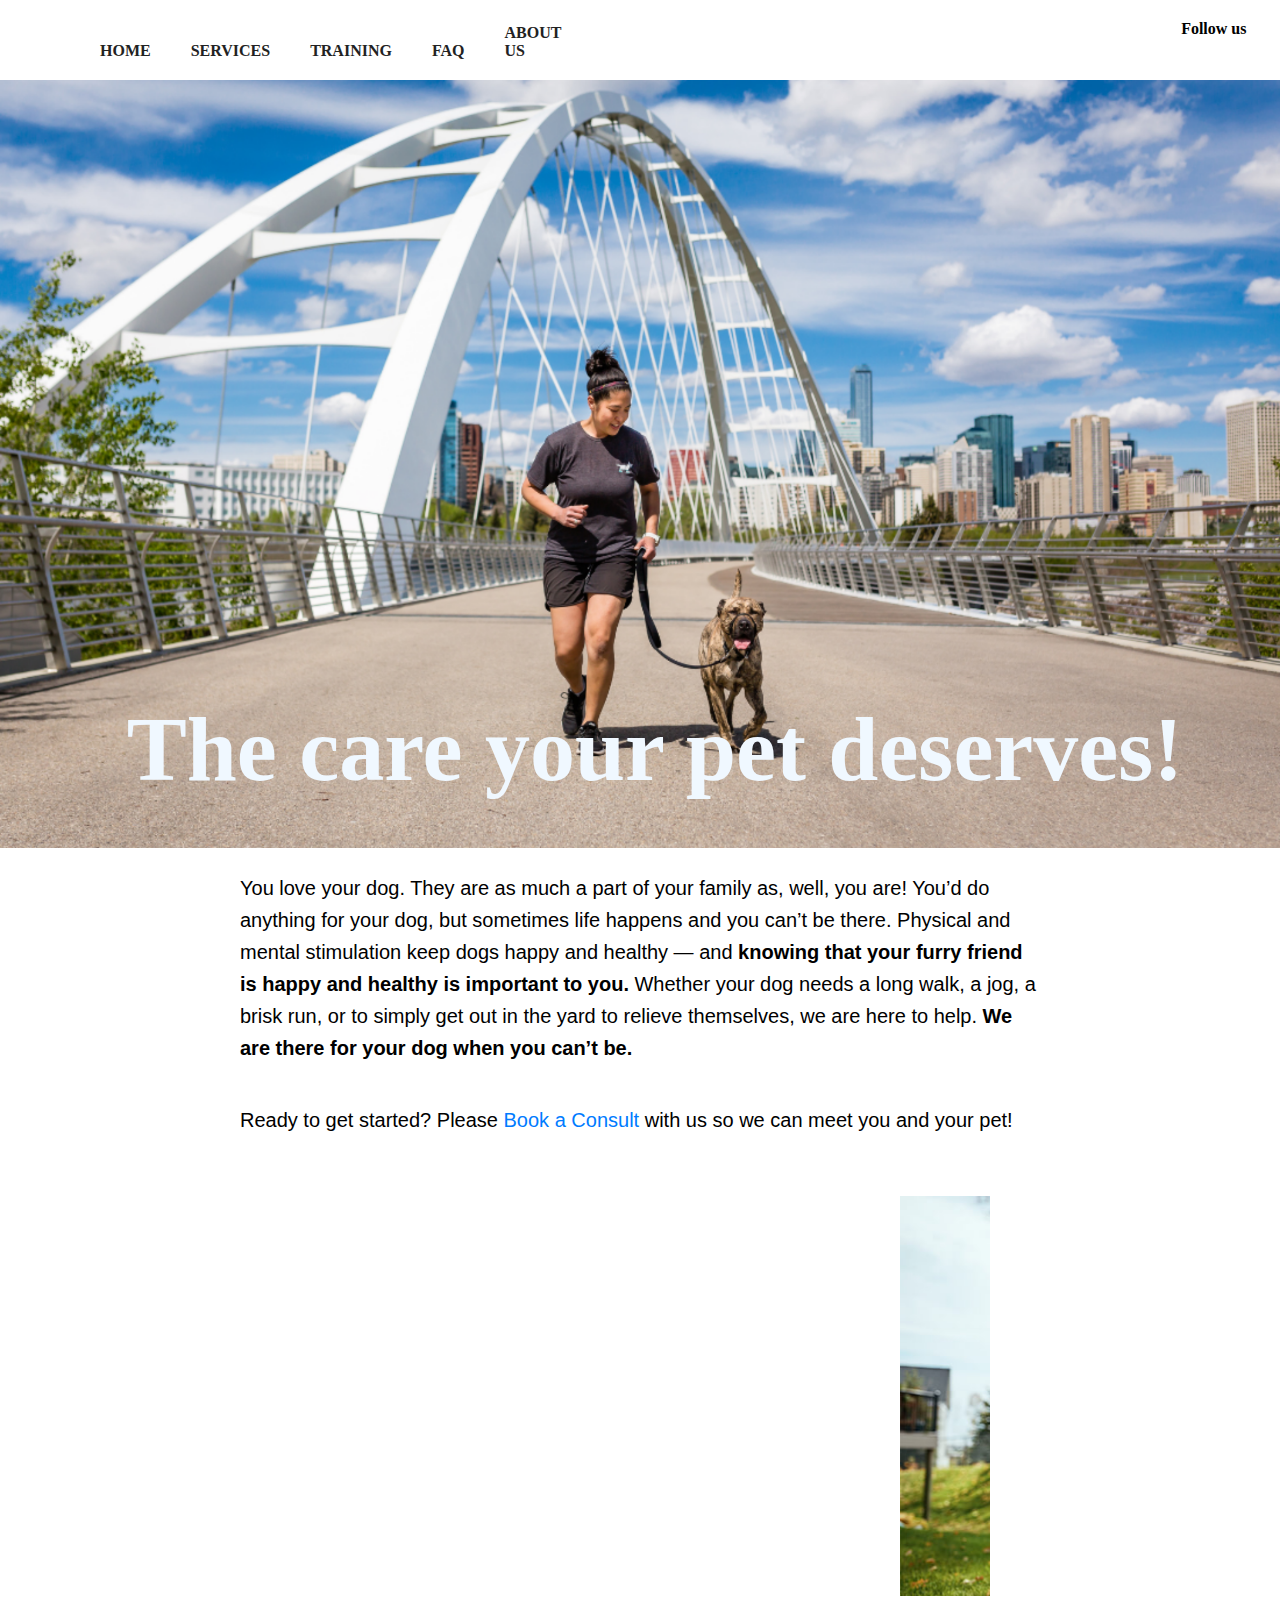
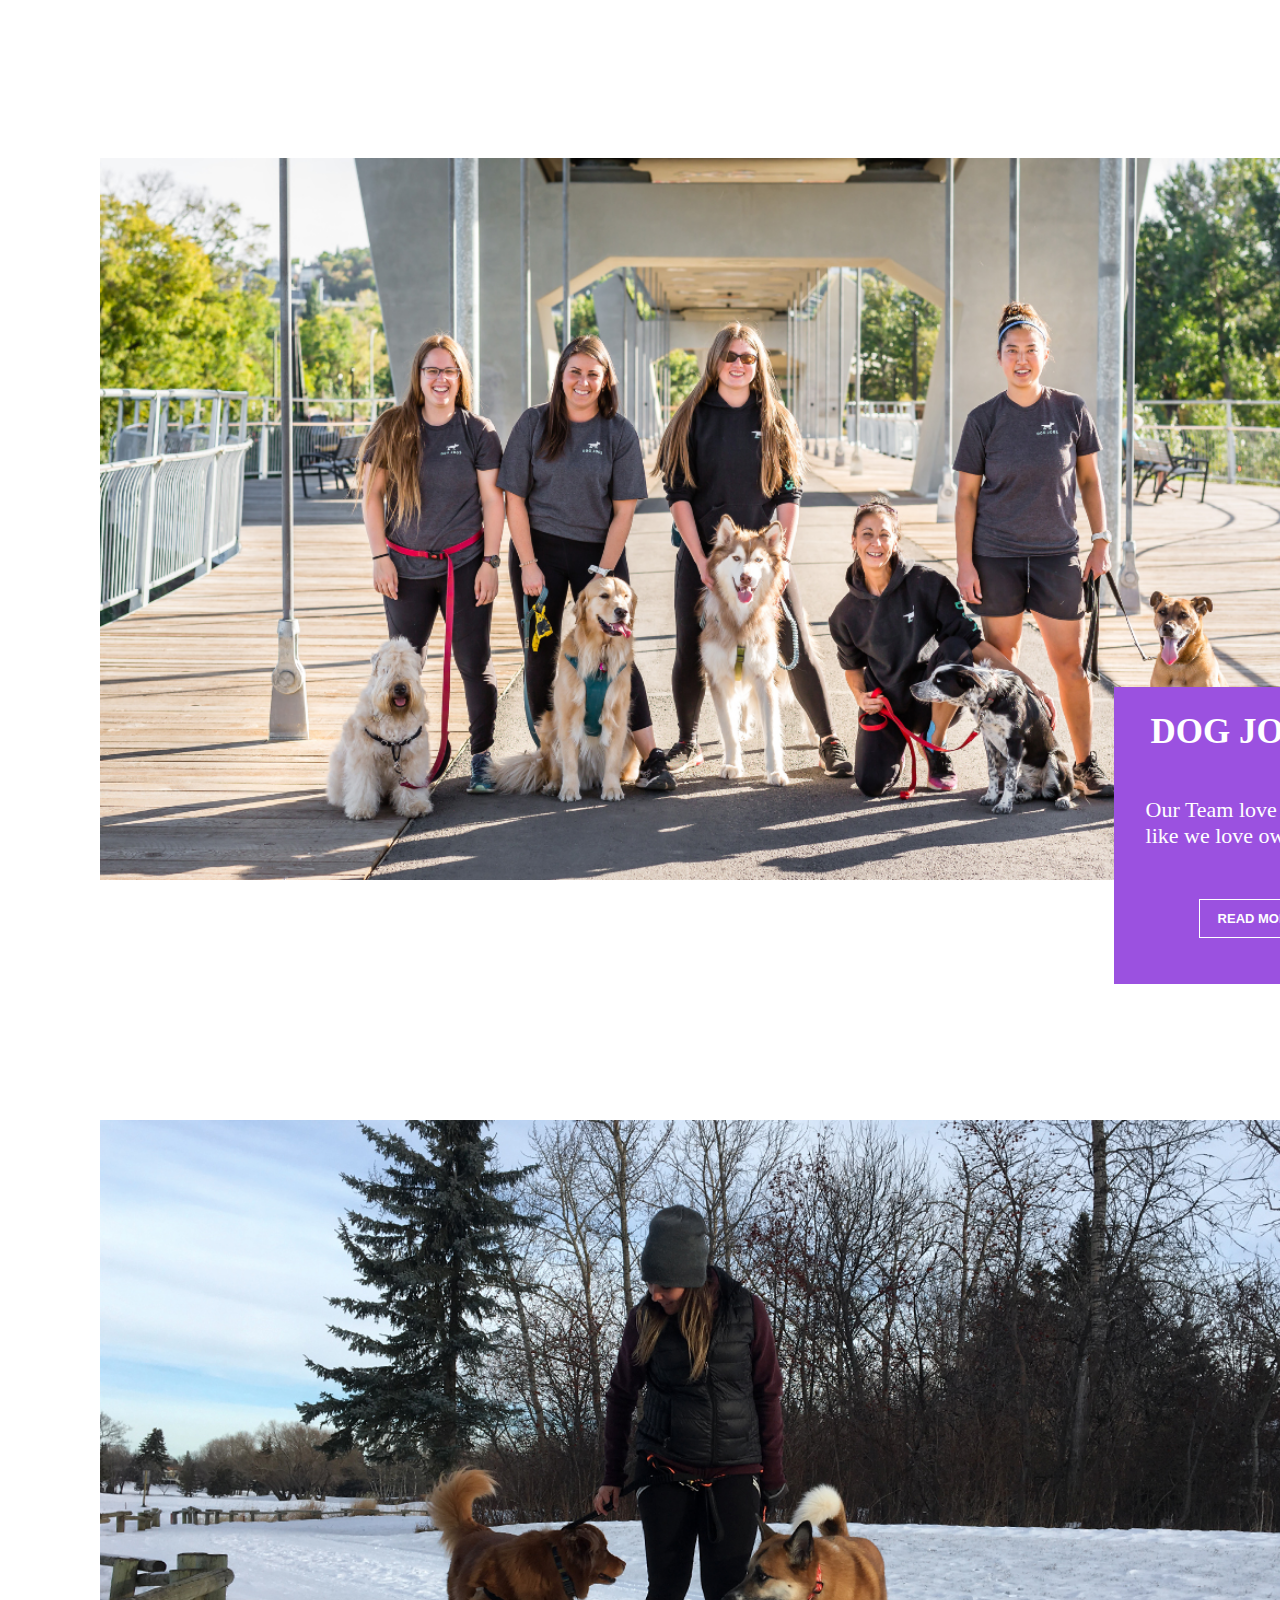
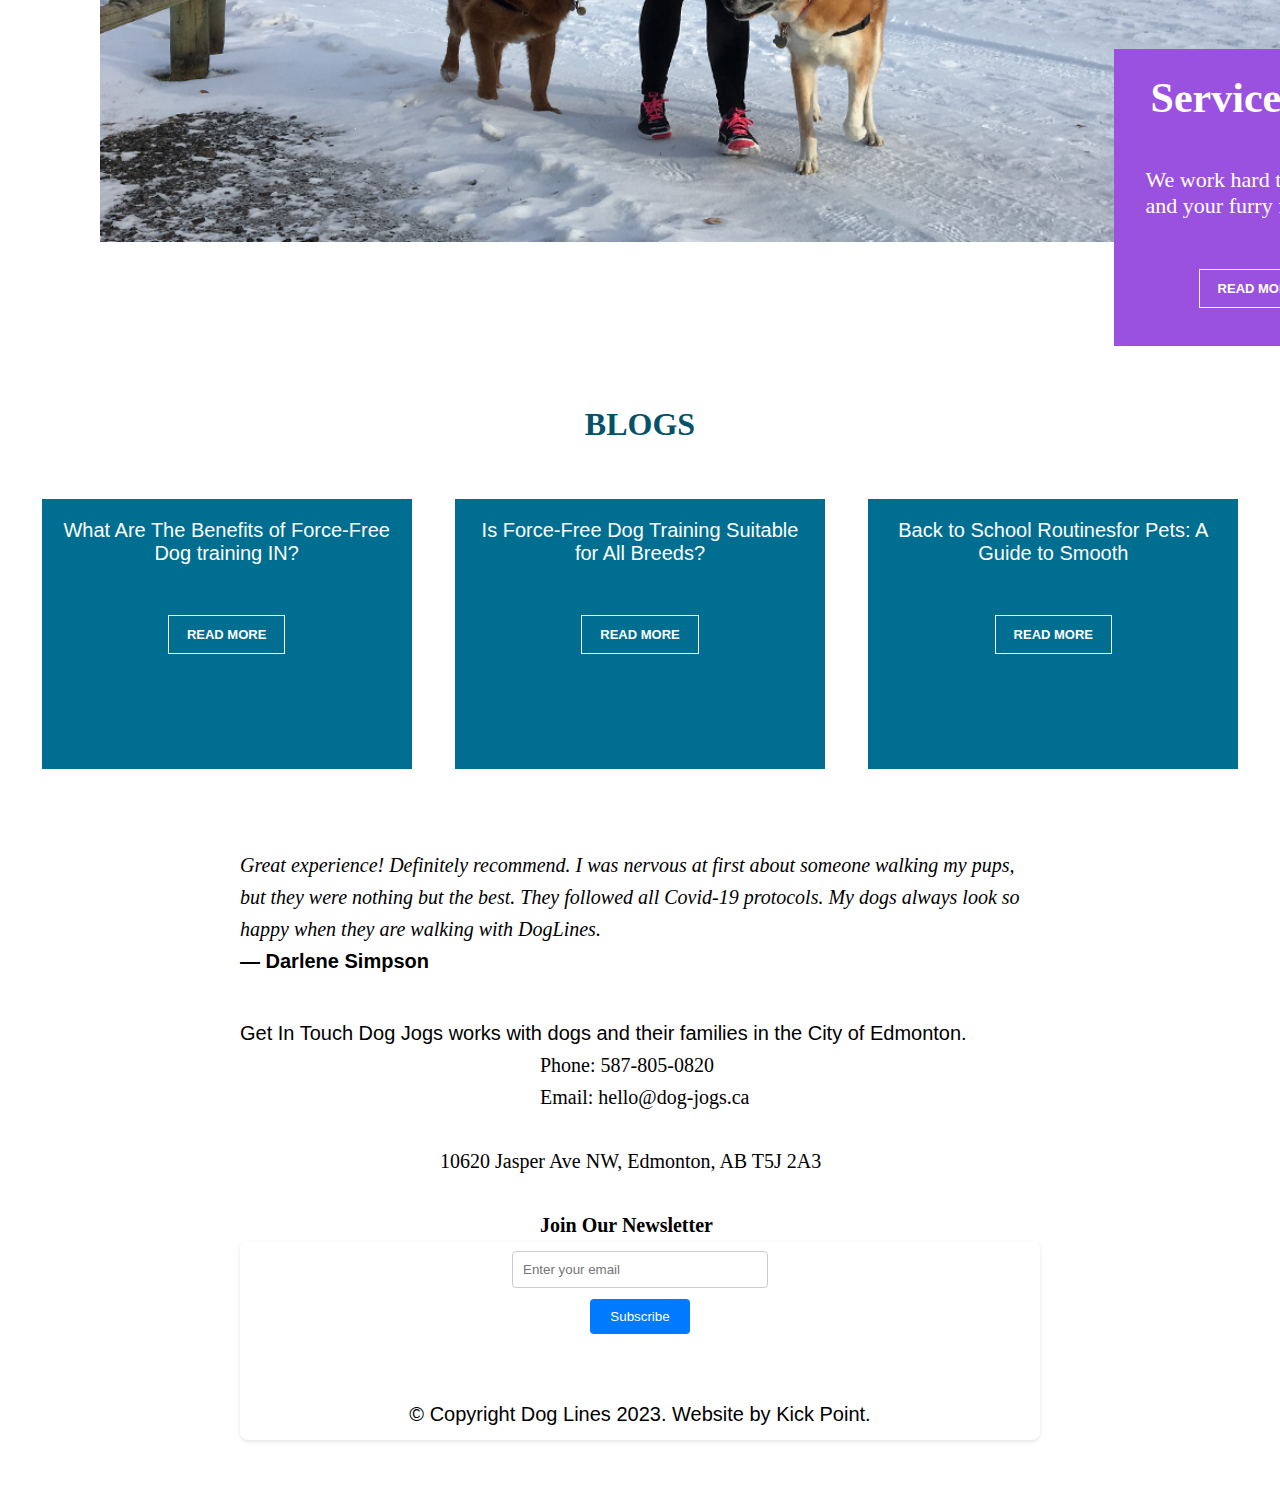
<file: INDEX.HTML>
<!DOCTYPE html>
<html lang="en">
<head>
    <meta charset="UTF-8">
    <meta name="viewport" content="width=device-width, initial-scale=1.0">
    <title>Document</title>
    <link rel = "Stylesheet" href ="style.css"/>

    <link rel="stylesheet" href="https://cdnjs.cloudflare.com/ajax/libs/font-awesome/6.4.2/css/all.min.css"
        integrity="sha512-z3gLpd7yknf1YoNbCzqRKc4qyor8gaKU1qmn+CShxbuBusANI9QpRohGBreCFkKxLhei6S9CQXFEbbKuqLg0DA=="
        crossorigin="anonymous" referrerpolicy="no-referrer" />
</head>
<body>
    
   <section id="header">
 
        
            <ul id="navbar">
          
                <li> <a href="index.html">HOME</a></li>
                <li><a href="services.html">SERVICES</a></li>
                <li><a href="training.html">  TRAINING </a></li>
                <li><a href="faq.html">FAQ</a></li>
                <li><a href="aboutus.html">ABOUT US</a></li>
            
               
                  
                <div class ="follow" style="margin-left:500px;">
                  <h4 style="margin-left: 100px;"> Follow us </h4>
                  <div class ="icon" >
                      <i class ="fab fa-facebook-f"></i>
                      <i class ="fab fa-twitter"></i>
                      <i class ="fab fa-instagram"></i>
                      <i class ="fab fa-pinterest-p"></i>
                      <i class ="fab fa-youtube"></i>
                  </div>
              </div>
            </ul>

        
      
    </section>

    <section id ="image">
        <div class="text-containe">
            <h1 >The care your pet deserves!</h1>
        </div>
        <img src = "images/cropped-1.png">
    </section>

    <div class="text">
        <p>You love your dog. They are as much a part of your family as, well, you are! You’d do anything for your dog, but sometimes life happens and you can’t be there. Physical and mental stimulation keep dogs happy and healthy — and <strong>knowing that your furry friend is happy and healthy is important to you.</strong> Whether your dog needs a long walk, a jog, a brisk run, or to simply get out in the yard to relieve themselves, we are here to help.&nbsp;<strong>We are there for your dog when you can’t be.</strong></p>
        <p>Ready to get started? Please <a href="">Book a Consult</a> with us so we can meet you and your pet!</p>
    </div>
   
    <div class ="marq">
    <div class="slider">
      <marquee  scrollamount="10" direction="margin-left">
        <img src="images/dogsnew.jpg" alt="Image 1">
        <img src="images/dognew1.jpg" alt="Image 2">
        <img src="images/dogsnew2.jpg" alt="Image 3">
      </marquee>
      </div>
      </div>
      <br><br><br>


      <div class = "content1">
        <img src="images/dog10.png" style =" padding: 100px;">

     <div class="overlay">
      <h2 style ="padding:25px ; color: white;  font-size: 35px; margin-left:12px"> DOG JOGERS</h2>
      <p style ="padding:20px; color : white ; font-size:22px; margin-left:12px" > Our Team love your dog like we love own </p>

      <button class ="button" style="background-color: #9b51e0; margin-left: 85px;">READ MORE</button>



      </div>
      </div>
      <br><br><br>
      <div class = "content1">
        <img src="images/dog11.jpg" style =" padding: 100px;">

     <div class="overlay">
      <h2 style ="padding:25px;  color: white ; font-size: 42px; margin-left:12px">Services</h2>
      <p style ="padding:20px ; color: white ;  font-size:22px; margin-left:12px ;"> 
        We work hard to help you and your furry friends! </p>

        <button class ="button" style="background-color: #9b51e0; margin-left: 85px;">READ MORE</button>


      </div>
      </div>

      <div class="blog-header">
        <h1 style="color:  #03526a;">BLOGS</h1>
      </div>
    <br><br>
<div class="blog-container">
        <div class="blog-section">
          
          <div class = "textq">What Are The Benefits of Force-Free Dog training IN?</div>
          <div class ="text1">As a responsible dog owner, you want to ensure that your furry companion is well-behaved and</div>

          <button class ="button">READ MORE</button>
        </div>
        
        <div class="blog-section">
         
          <div class = "textq ">Is Force-Free Dog Training Suitable for All Breeds? </div>
          <div class ="text1">As a pet owner, you want to ensure that your furry friend is happy, healthy, and well-behaved. One</div>
        
          
          <button class ="button">
            <p>READ MORE</p></button>
        </div>
        
        <div class="blog-section">
          <div class = "textq "> Back to School Routinesfor Pets: A Guide to Smooth</div>
          <div class ="text1">As summer winds down and the back-to-school season looms, it’s important to consider how changing routines can</div>
        
          <button class ="button">READ MORE</button>
        </div>
      </div>



<footer>

<div >

  <div class="text-column">

    
    <em><p class = "ptext">Great experience! Definitely recommend. I was nervous at first about someone walking my pups, but they were nothing but the best. They followed all Covid-19 protocols. My dogs always look so happy when they are walking with DogLines.</p>
</em>
    <p id="attribution"><strong>— Darlene Simpson</strong></p>
   
    <div class="pp">
      <p style="margin-top:40px;">Get In Touch Dog Jogs works with dogs and their families in the City of Edmonton.<br>
      </div>

      <div class ="text2">
       <p style="margin-left:300px ; font-family: cursive;">Phone: 587-805-0820 </p>
       </div>

       <div class ="text3">
       <p style="margin-left:300px; font-family: cursive;">Email: hello@dog-jogs.ca </p><br>
      </div>



       <p style="margin-left:200px; font-family: cursive;"> 10620 Jasper Ave NW, Edmonton, AB T5J 2A3 </p><br>
       
        
        
        <strong style=" margin-left:300px;  font-family: cursive;"> Join Our Newsletter </strong></p>
 



<div class="container">

  <form action="#">
    <input type="email" class="email-input" placeholder="Enter your email" required>
    <br>
    <button type="submit" class="subscribe-button">Subscribe</button>
    <br><br><br>
    <p>© Copyright Dog Lines 2023. Website by Kick Point.</p>
  </form>
</div>
</div>
</div>


</footer>








      

</body>
</html>
</file>
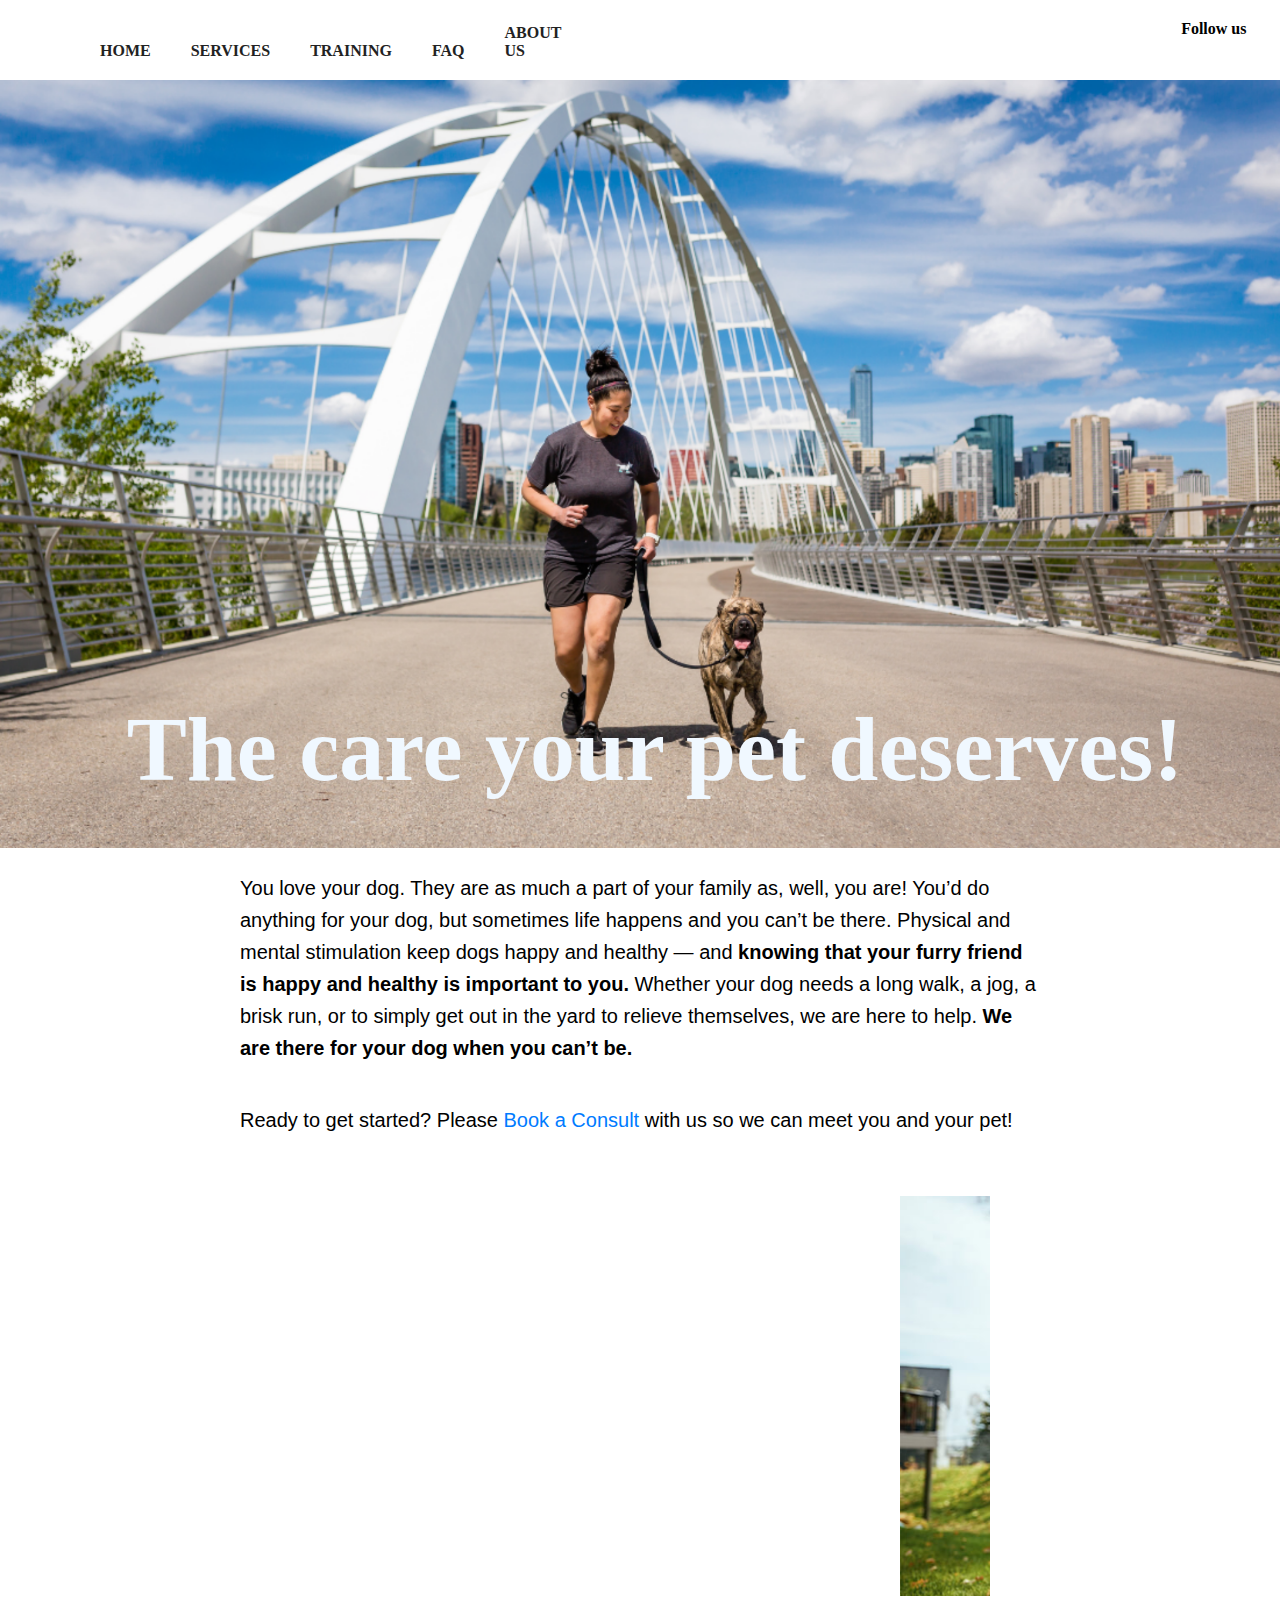
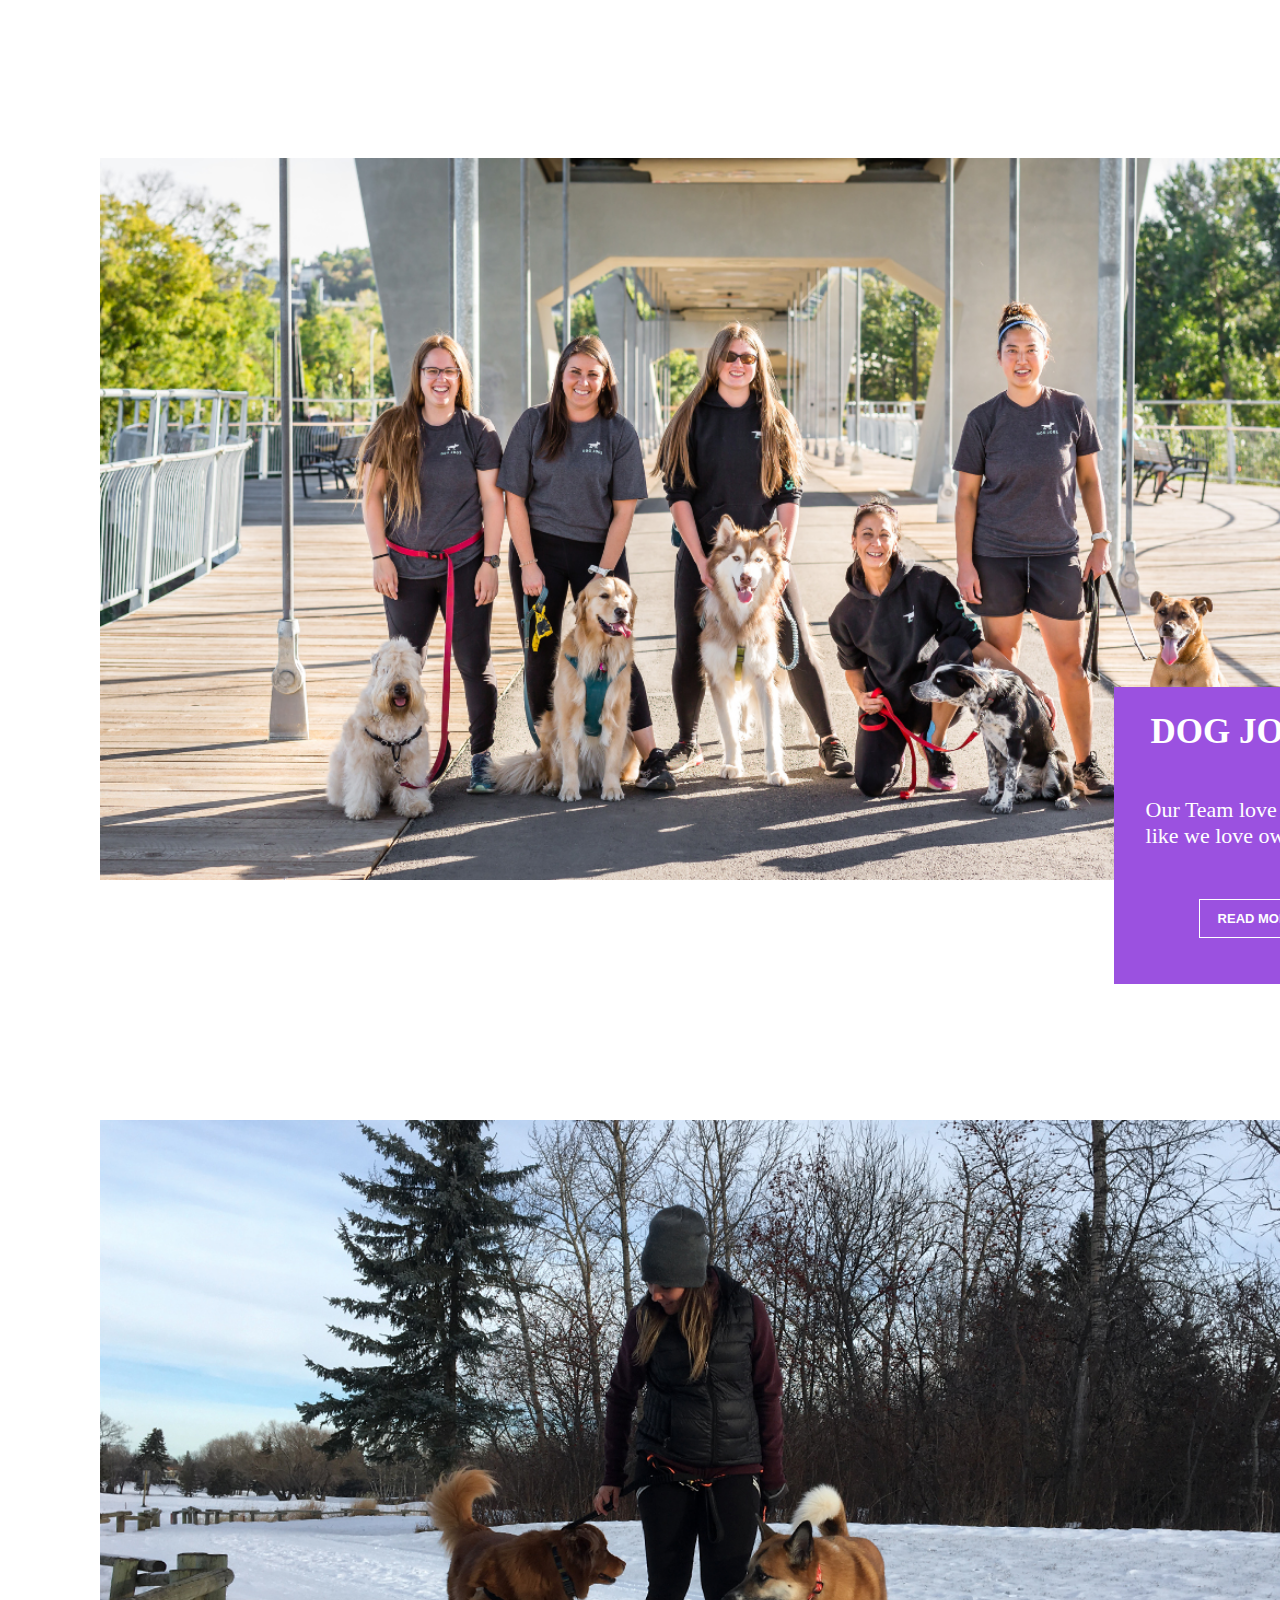
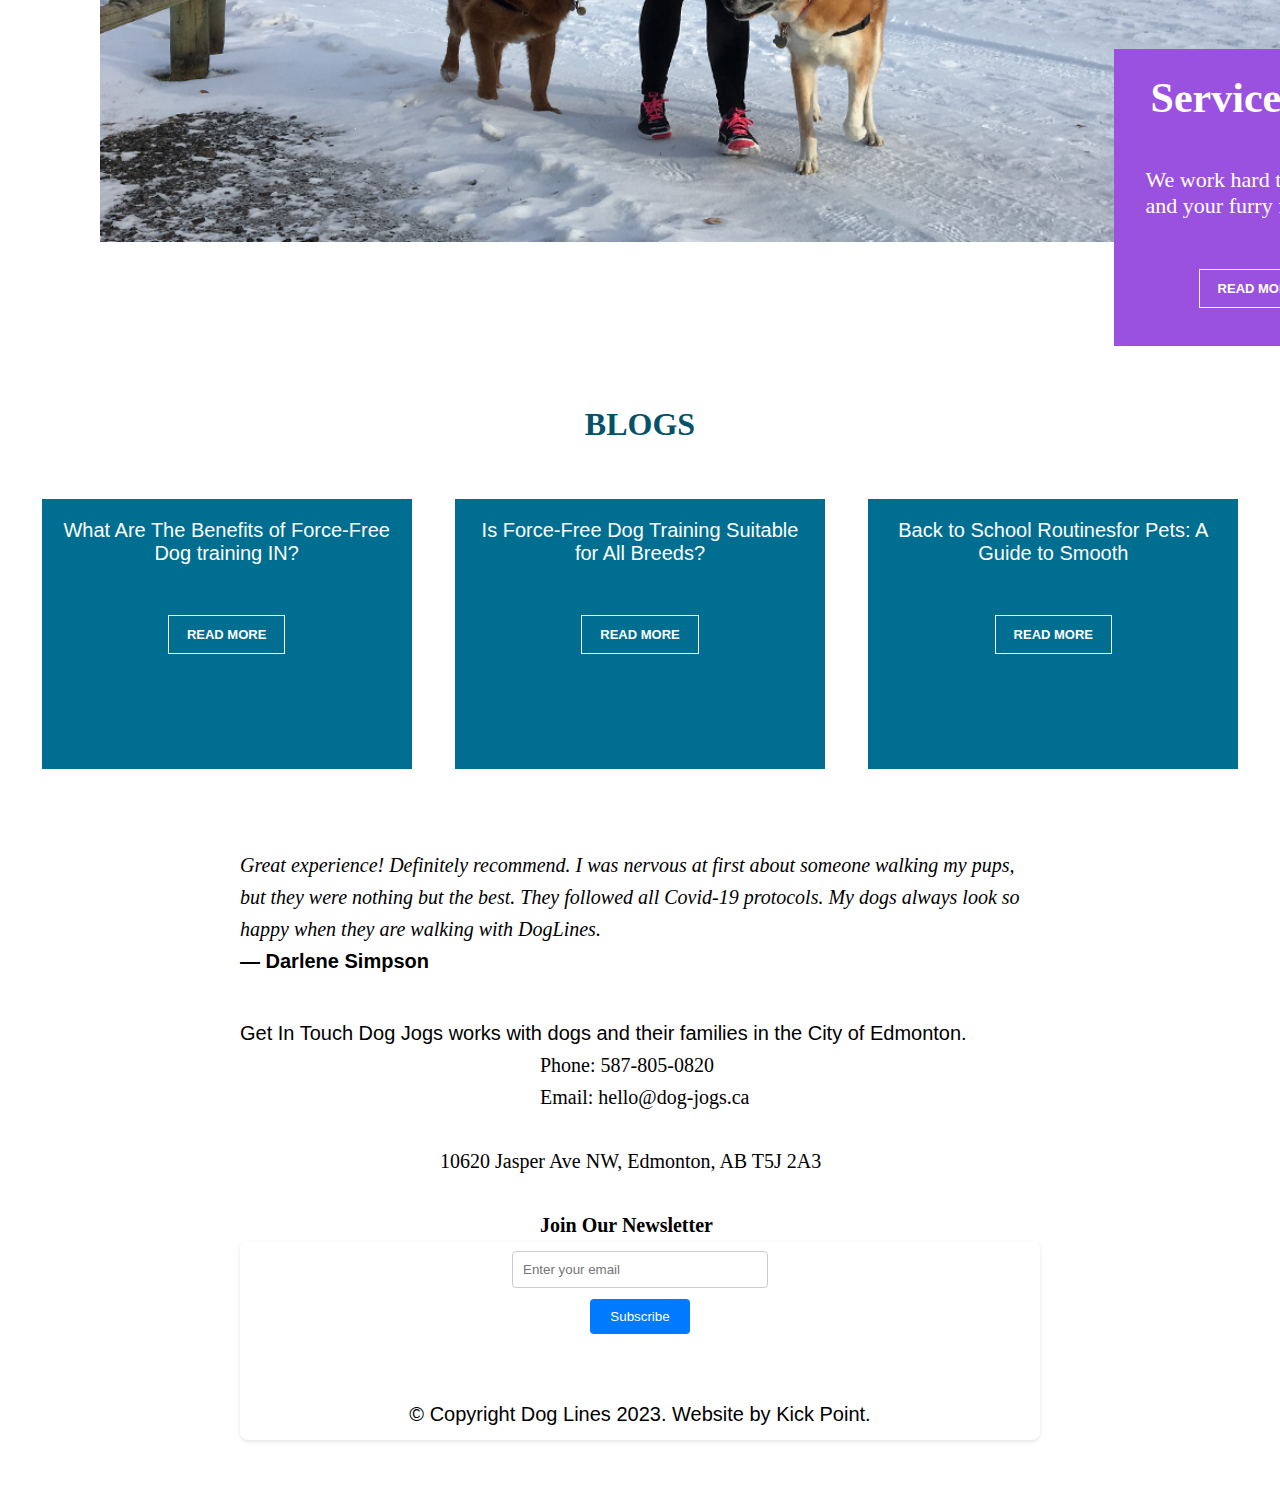
<file: index.html>
<!DOCTYPE html>
<html lang="en">
<head>
    <meta charset="UTF-8">
    <meta name="viewport" content="width=device-width, initial-scale=1.0">
    <title>Document</title>
    <link rel = "Stylesheet" href ="style.css"/>

    <link rel="stylesheet" href="https://cdnjs.cloudflare.com/ajax/libs/font-awesome/6.4.2/css/all.min.css"
        integrity="sha512-z3gLpd7yknf1YoNbCzqRKc4qyor8gaKU1qmn+CShxbuBusANI9QpRohGBreCFkKxLhei6S9CQXFEbbKuqLg0DA=="
        crossorigin="anonymous" referrerpolicy="no-referrer" />
</head>
<body>
    
   <section id="header">
 
        
            <ul id="navbar">
          
                <li> <a href="index.html">HOME</a></li>
                <li><a href="services.html">SERVICES</a></li>
                <li><a href="training.html">  TRAINING </a></li>
                <li><a href="faq.html">FAQ</a></li>
                <li><a href="aboutus.html">ABOUT US</a></li>
            
               
                  
                <div class ="follow" style="margin-left:500px;">
                  <h4 style="margin-left: 100px;"> Follow us </h4>
                  <div class ="icon" >
                      <i class ="fab fa-facebook-f"></i>
                      <i class ="fab fa-twitter"></i>
                      <i class ="fab fa-instagram"></i>
                      <i class ="fab fa-pinterest-p"></i>
                      <i class ="fab fa-youtube"></i>
                  </div>
              </div>
            </ul>

        
      
    </section>

    <section id ="image">
        <div class="text-containe">
            <h1 >The care your pet deserves!</h1>
        </div>
        <img src = "images/cropped-1.png">
    </section>

    <div class="text">
        <p>You love your dog. They are as much a part of your family as, well, you are! You’d do anything for your dog, but sometimes life happens and you can’t be there. Physical and mental stimulation keep dogs happy and healthy — and <strong>knowing that your furry friend is happy and healthy is important to you.</strong> Whether your dog needs a long walk, a jog, a brisk run, or to simply get out in the yard to relieve themselves, we are here to help.&nbsp;<strong>We are there for your dog when you can’t be.</strong></p>
        <p>Ready to get started? Please <a href="">Book a Consult</a> with us so we can meet you and your pet!</p>
    </div>
   
    <div class ="marq">
    <div class="slider">
      <marquee  scrollamount="10" direction="margin-left">
        <img src="images/dogsnew.jpg" alt="Image 1">
        <img src="images/dognew1.jpg" alt="Image 2">
        <img src="images/dogsnew2.jpg" alt="Image 3">
      </marquee>
      </div>
      </div>
      <br><br><br>


      <div class = "content1">
        <img src="images/dog10.png" style =" padding: 100px;">

     <div class="overlay">
      <h2 style ="padding:25px ; color: white;  font-size: 35px; margin-left:12px"> DOG JOGERS</h2>
      <p style ="padding:20px; color : white ; font-size:22px; margin-left:12px" > Our Team love your dog like we love own </p>

      <button class ="button" style="background-color: #9b51e0; margin-left: 85px;">READ MORE</button>



      </div>
      </div>
      <br><br><br>
      <div class = "content1">
        <img src="images/dog11.jpg" style =" padding: 100px;">

     <div class="overlay">
      <h2 style ="padding:25px;  color: white ; font-size: 42px; margin-left:12px">Services</h2>
      <p style ="padding:20px ; color: white ;  font-size:22px; margin-left:12px ;"> 
        We work hard to help you and your furry friends! </p>

        <button class ="button" style="background-color: #9b51e0; margin-left: 85px;">READ MORE</button>


      </div>
      </div>

      <div class="blog-header">
        <h1 style="color:  #03526a;">BLOGS</h1>
      </div>
    <br><br>
<div class="blog-container">
        <div class="blog-section">
          
          <div class = "textq">What Are The Benefits of Force-Free Dog training IN?</div>
          <div class ="text1">As a responsible dog owner, you want to ensure that your furry companion is well-behaved and</div>

          <button class ="button">READ MORE</button>
        </div>
        
        <div class="blog-section">
         
          <div class = "textq ">Is Force-Free Dog Training Suitable for All Breeds? </div>
          <div class ="text1">As a pet owner, you want to ensure that your furry friend is happy, healthy, and well-behaved. One</div>
        
          
          <button class ="button">
            <p>READ MORE</p></button>
        </div>
        
        <div class="blog-section">
          <div class = "textq "> Back to School Routinesfor Pets: A Guide to Smooth</div>
          <div class ="text1">As summer winds down and the back-to-school season looms, it’s important to consider how changing routines can</div>
        
          <button class ="button">READ MORE</button>
        </div>
      </div>



<footer>

<div >

  <div class="text-column">

    
    <em><p class = "ptext">Great experience! Definitely recommend. I was nervous at first about someone walking my pups, but they were nothing but the best. They followed all Covid-19 protocols. My dogs always look so happy when they are walking with DogLines.</p>
</em>
    <p id="attribution"><strong>— Darlene Simpson</strong></p>
   
    <div class="pp">
      <p style="margin-top:40px;">Get In Touch Dog Jogs works with dogs and their families in the City of Edmonton.<br>
      </div>

      <div class ="text2">
       <p style="margin-left:300px ; font-family: cursive;">Phone: 587-805-0820 </p>
       </div>

       <div class ="text3">
       <p style="margin-left:300px; font-family: cursive;">Email: hello@dog-jogs.ca </p><br>
      </div>



       <p style="margin-left:200px; font-family: cursive;"> 10620 Jasper Ave NW, Edmonton, AB T5J 2A3 </p><br>
       
        
        
        <strong style=" margin-left:300px;  font-family: cursive;"> Join Our Newsletter </strong></p>
 



<div class="container">

  <form action="#">
    <input type="email" class="email-input" placeholder="Enter your email" required>
    <br>
    <button type="submit" class="subscribe-button">Subscribe</button>
    <br><br><br>
    <p>© Copyright Dog Lines 2023. Website by Kick Point.</p>
  </form>
</div>
</div>
</div>


</footer>








      

</body>
</html>
</file>
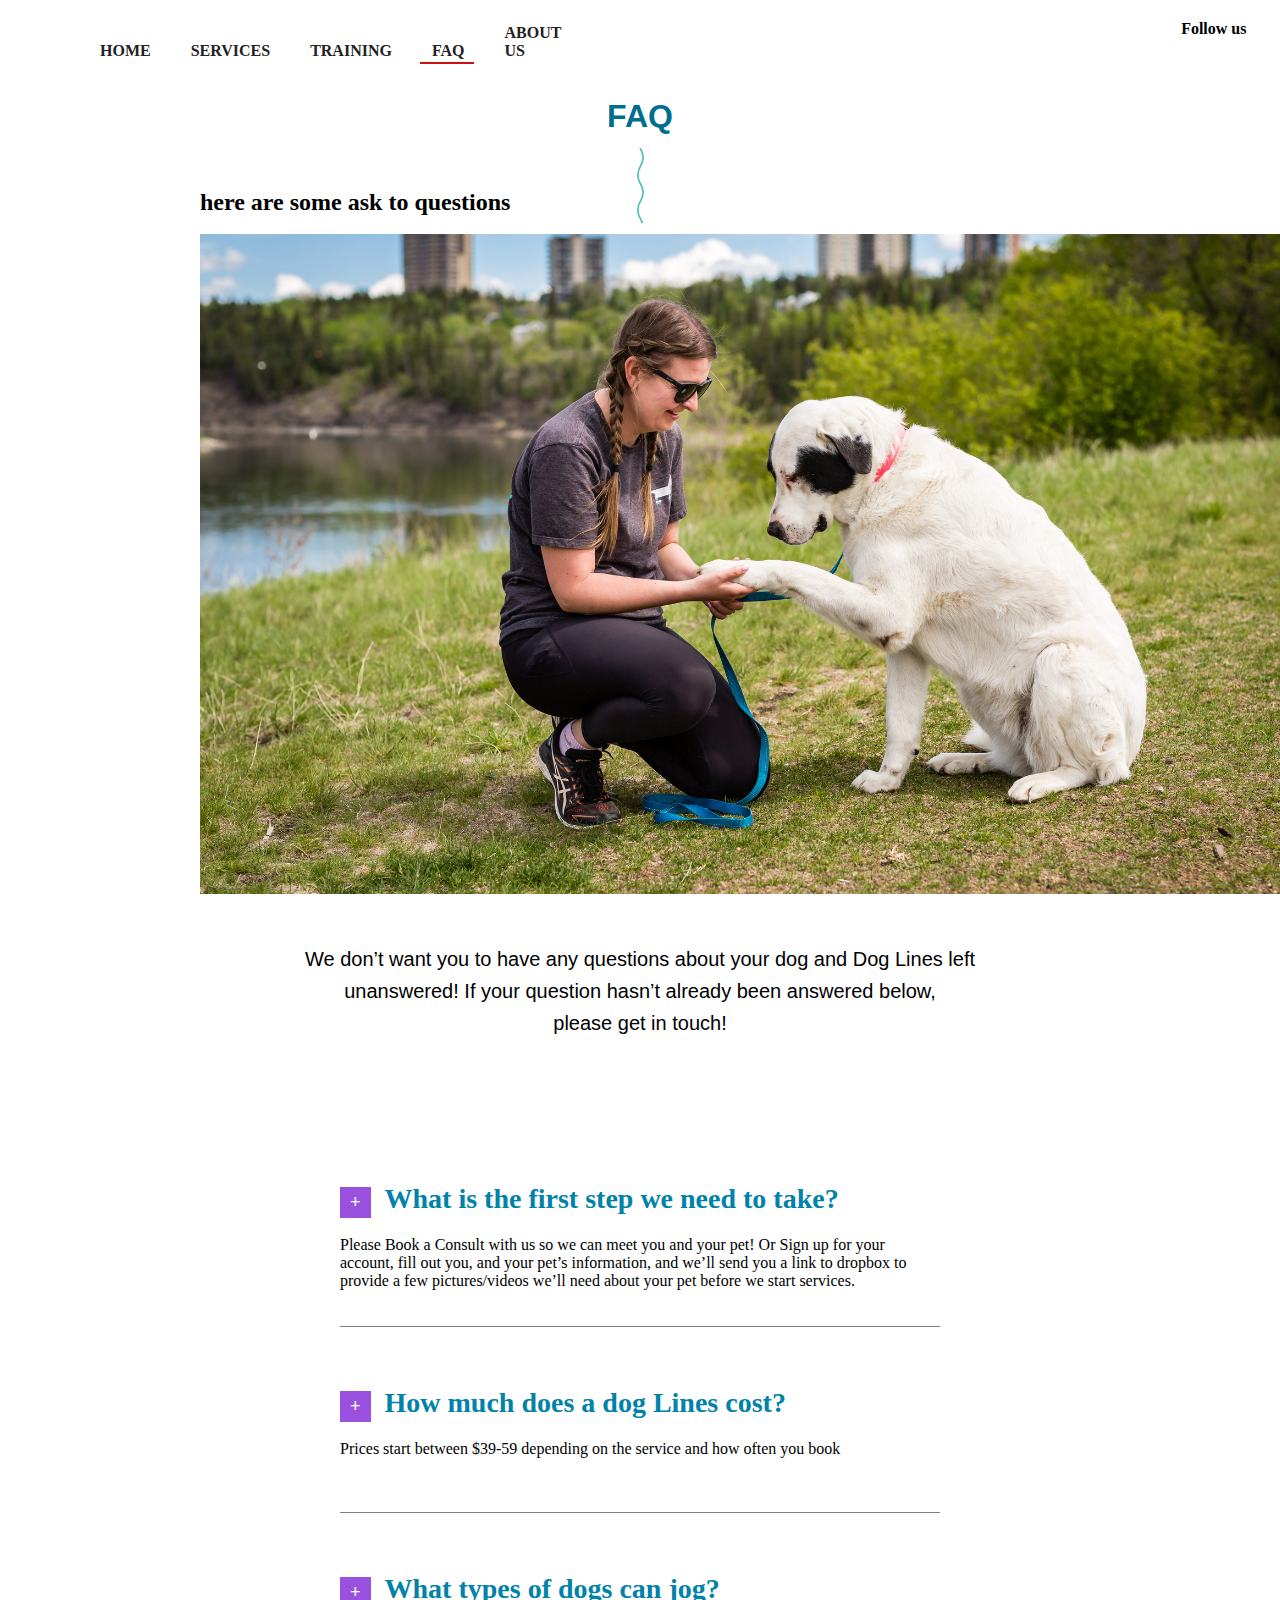
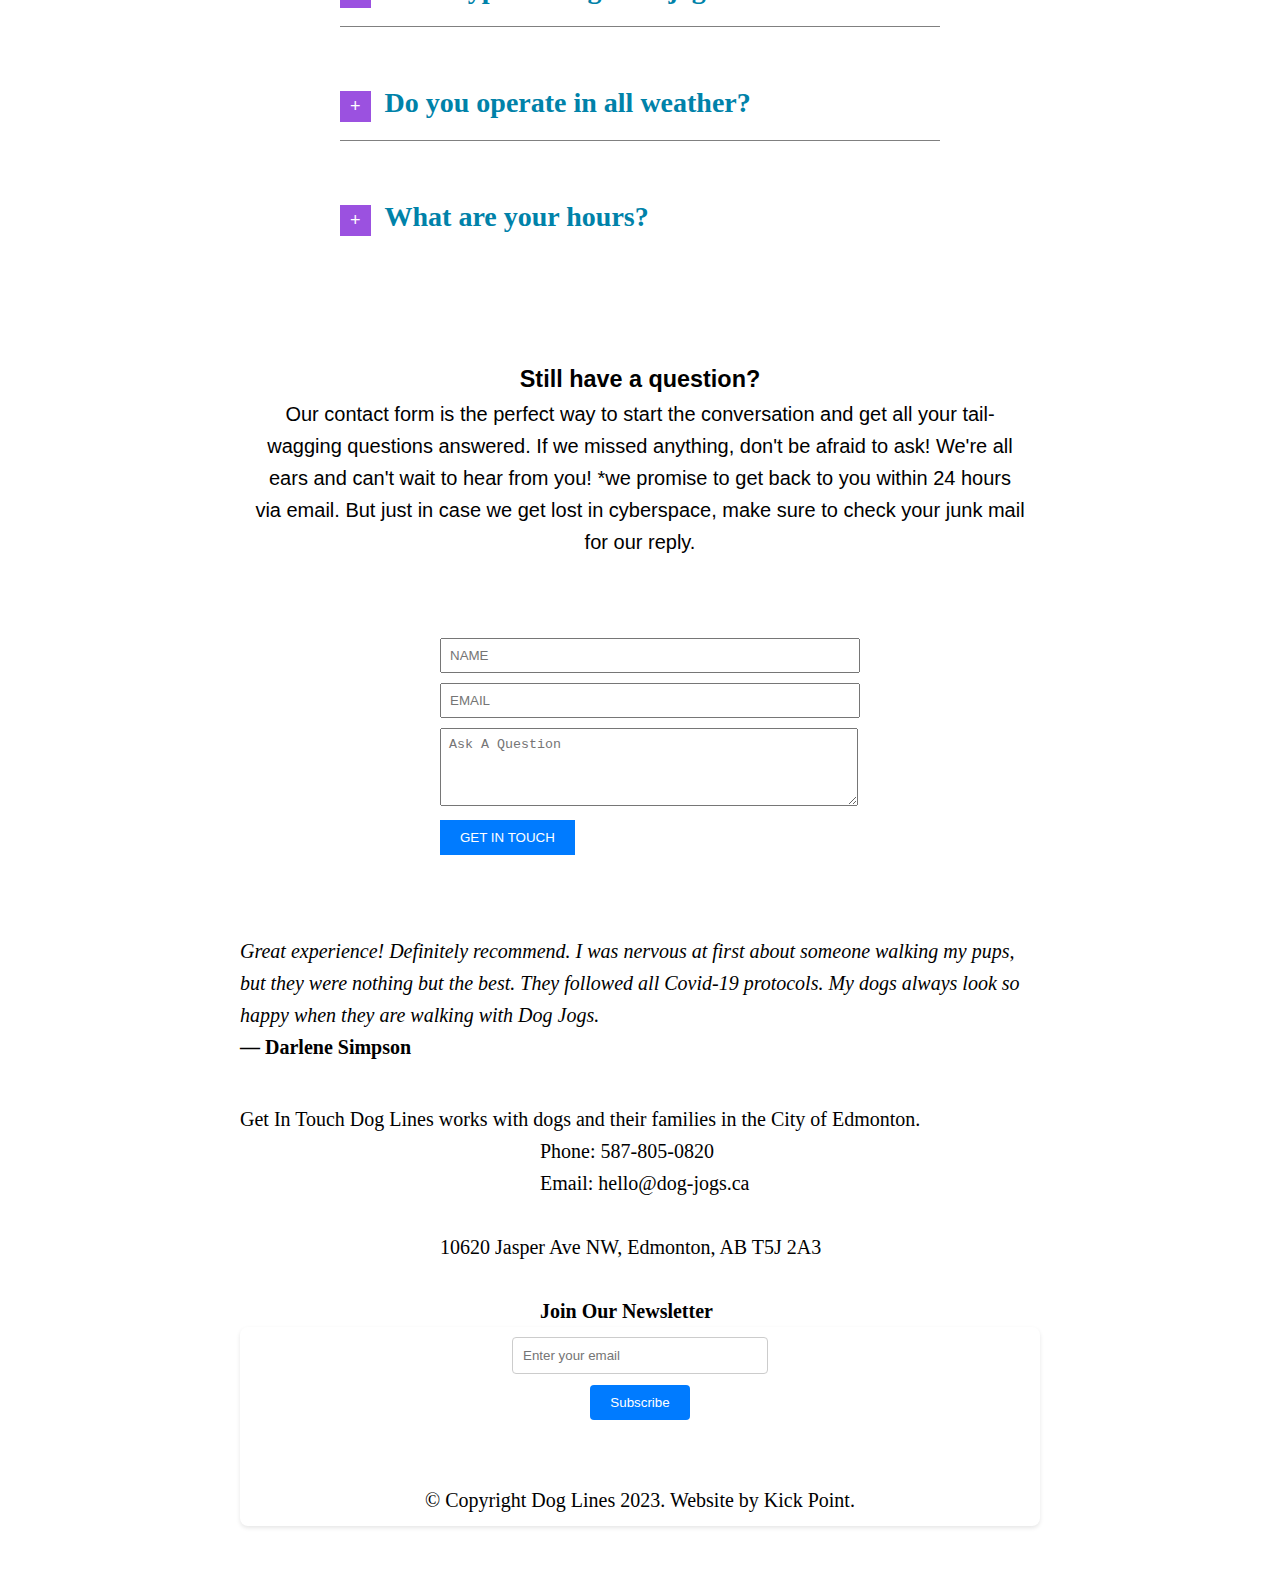
<file: faq.html>
<!DOCTYPE html>
<html lang="en">
<head>
  <meta charset="UTF-8">
  <meta name="viewport" content="width=device-width, initial-scale=1.0">
  <title>Document</title>
  <link rel ="Stylesheet"  href="faq.css">

  <link rel="stylesheet" href="https://cdnjs.cloudflare.com/ajax/libs/font-awesome/6.4.2/css/all.min.css"
  integrity="sha512-z3gLpd7yknf1YoNbCzqRKc4qyor8gaKU1qmn+CShxbuBusANI9QpRohGBreCFkKxLhei6S9CQXFEbbKuqLg0DA=="
  crossorigin="anonymous" referrerpolicy="no-referrer" />
</head>
<body>
  <section id="header">
 
    <div>
        <ul id="navbar">
      
            <li> <a class="active" href="index.html">HOME</a></li>
            <li><a href="services.html">SERVICES</a></li>
            <li><a href="training.html">  TRAINING </a></li>
            <li><a href="faq.html">FAQ</a></li>
            <li><a href="aboutus.html">ABOUT US</a></li>
        
           
              
            <div class ="follow" style="margin-left:500px;">
              <h4 style="margin-left: 100px;"> Follow us </h4>
              <div class ="icon" >
                  <i class ="fab fa-facebook-f"></i>
                  <i class ="fab fa-twitter"></i>
                  <i class ="fab fa-instagram"></i>
                  <i class ="fab fa-pinterest-p"></i>
                  <i class ="fab fa-youtube"></i>
              </div>
          </div>
        </ul>

    </div>
  
</section>

    <br>
    <div class ="heading">
    <h1 style="color: #006E90; "> FAQ </h1>
    </div>
    <div class ="anime">
        
    </div>
    <section class="image">
      <H2 style="margin-left: 200px;"> here are some ask to questions </H2>
      <br>
    <div class ="img">
        <img src ="images/dog5.png">
    </div>
</section>

<section class = "textt">
  <div class ="para">
      <p>We don’t want you to have any questions about your dog and Dog Lines left unanswered! If your question hasn’t already been answered below,
        <br> please get in touch!
      </p>
  </div>
<br>
<br>
</section>
<div class = "container1">
  <div class="faq-container">
    <div class="faq-item">

      <button class="faq-toggle">+</button>

      <h2 class="faq-question">What is the first step we need to take?</h2>
      <br>
      <br>
      <p> Please Book a Consult with us so we can meet you and your pet!

        Or
        
        Sign up for your account, fill out you, and your pet’s information, and we’ll send you a link to dropbox to provide a few pictures/videos we’ll need about your pet before we start services.</p>
        <br>
        <br>
        <hr class="separator">
      </div>
    <div class="faq-item">
      <button class="faq-toggle">+</button>
      <h2 class="faq-question">How much does a dog Lines cost?</h2>
      <br><br>
      <p>Prices start between $39-59 depending on the service and how often you book</p>
      <br>
      <br>
      <br>
      <hr class="separator">
    </div>


    <div class="faq-item">
      <button class="faq-toggle">+</button>
      <h2 class="faq-question">What types of dogs can jog?</h2>
      <div class="faq-answer">It depends — both small and large dogs are capable of running, but this decision is more about your dog’s energy level, body type, and endurance. For example, we run 10-pound terriers and 100-pound great pyrenees crosses. Both of these dogs have vet approval. If you aren’t sure if your dog should jog, speak to your vet or sign them up for our dog walks!</div>
      <br>
      <br>
      <hr class="separator">
    </div> 
    <div class="faq-item">
   <button class="faq-toggle">+</button>
      <h2 class="faq-question">Do you operate in all weather?</h2>
      <div class="faq-answer">Yes! Rain or shine (and during snowy days too) we take your pup out for their service, unless there are extreme weather conditions that are unsafe, such as: thunderstorms, lightning, hail, and extreme cold or heat.

        We will still walk/jog on hot summer days and cold winter days, but let us know what you know about your dog’s comfort level. Ultimately, hot/cold decisions are up to you!</div>
        <br>
        <br>
        <hr class="separator">
      </div>
    
    <div class="faq-item">
      <button class="faq-toggle">+</button>
      <h2 class="faq-question">What are your hours?</h2>
      <div class="faq-answer">Currently our walking/jogging hours are 9am-5pm Monday through Sunday.

        We use time blocks for booking, which means we will arrive within the time frames below to complete the services.
        
        Morning: 9am–11am
        
        Lunch: 11am–2pm
        
        Afternoon: 2pm–5pm
        
        Anytime 9am-5pm (for those long days when it doesn’t really matter what time your dog gets out or your cat gets a visit)
        
        Office Hours -9am-5pm Monday to Friday
        <br>
      <br>
      <hr class="separator">
      </div>
    </div>
  </div>
  </div>
  <section class = "textt">
    <div class ="para">
        <h3>Still have a question?
            </h3>
            <p>Our contact form is the perfect way to start the conversation and get all your tail-wagging questions answered. If we missed anything, don't be afraid to ask! We're all ears and can't wait to hear from you! *we promise to get back to you within 24 hours via email. But just in case we get lost in cyberspace, make sure to check your junk mail for our reply.</p>
    </div>

   
    
    </section>

    <div class="ask-question-form">
     
      <form>
       
        <input type="text" id="name" name="name" placeholder="NAME" required>
    
      
        <input type="email" id="email" name="email" placeholder="EMAIL">
    
  
        <textarea id="question" name="question" rows="4" placeholder="Ask A Question"></textarea>
    
        <button type="submit">GET IN TOUCH</button>
      </form>
    </div>
 
    <footer>

      <div class="col-lg-12 col-md-12 col-sm-12 col-xs-12">
      
        <div class="text-column">
      
          
          <em><p class = "ptext">Great experience! Definitely recommend. I was nervous at first about someone walking my pups, but they were nothing but the best. They followed all Covid-19 protocols. My dogs always look so happy when they are walking with Dog Jogs.</p>
      </em>
          <p id="attribution"><strong>— Darlene Simpson</strong></p>
         
          <div class="pp">
            <p style="margin-top:40px;">Get In Touch
      
              Dog Lines works with dogs and their families in the City of Edmonton.<br>
              
              <div class ="text2">
             <p style="margin-left:300px">Phone: 587-805-0820 </p>
             </div>
             <div class ="text3">
             <p style="margin-left:300px">Email: hello@dog-jogs.ca </p><br>
            </div>
             <p style="margin-left:200px"> 10620 Jasper Ave NW, Edmonton, AB T5J 2A3 </p><br>
             
              
              
              <strong style=" margin-left:300px;"> Join Our Newsletter </strong></p>
       
      
      </div>
      
      <div class="container">
      
        <form action="#">
          <input type="email" class="email-input" placeholder="Enter your email" required>
          <br>
          <button type="submit" class="subscribe-button">Subscribe</button>
          <br><br><br>
          <p>© Copyright Dog Lines 2023. Website by Kick Point.</p>
        </form>
      </div>
      </div>
      </div>
      
      
      </footer>
      
  
  <script src="faq.js"></script>
</body>
</html>
</file>
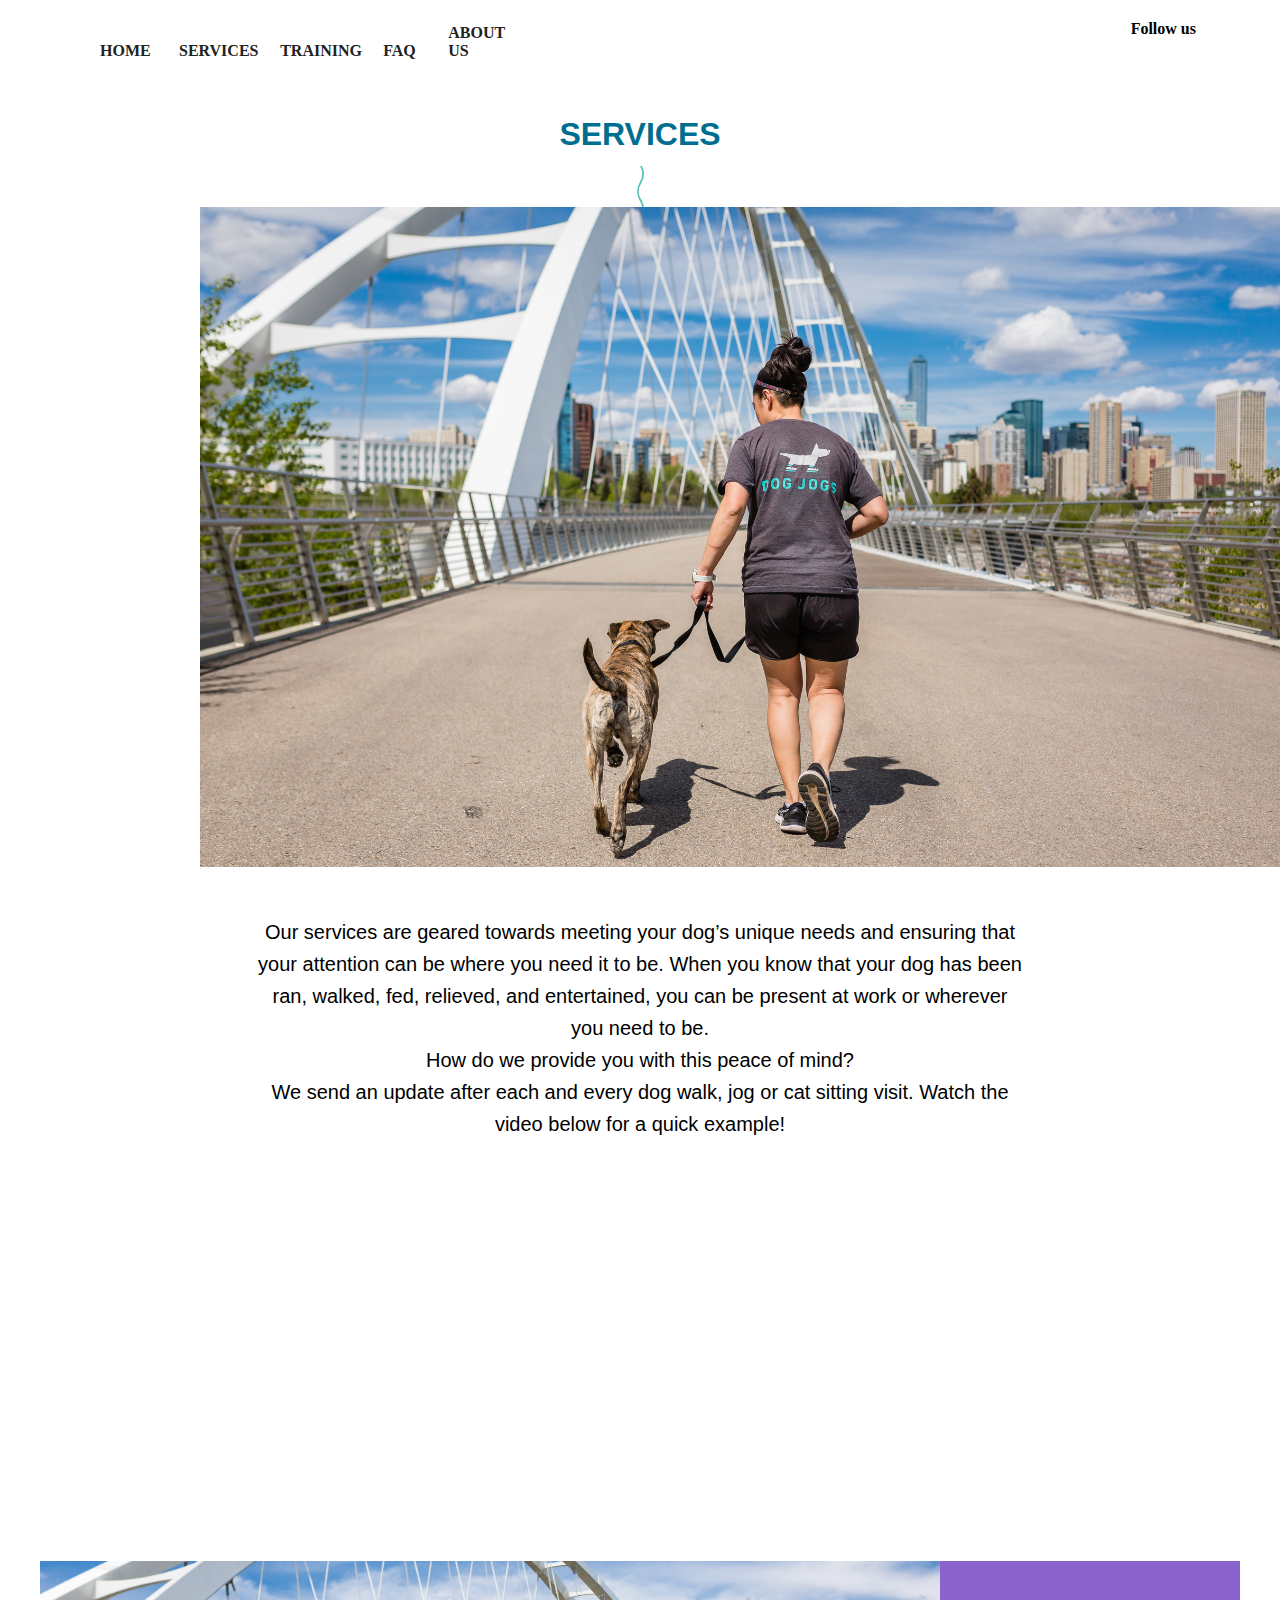
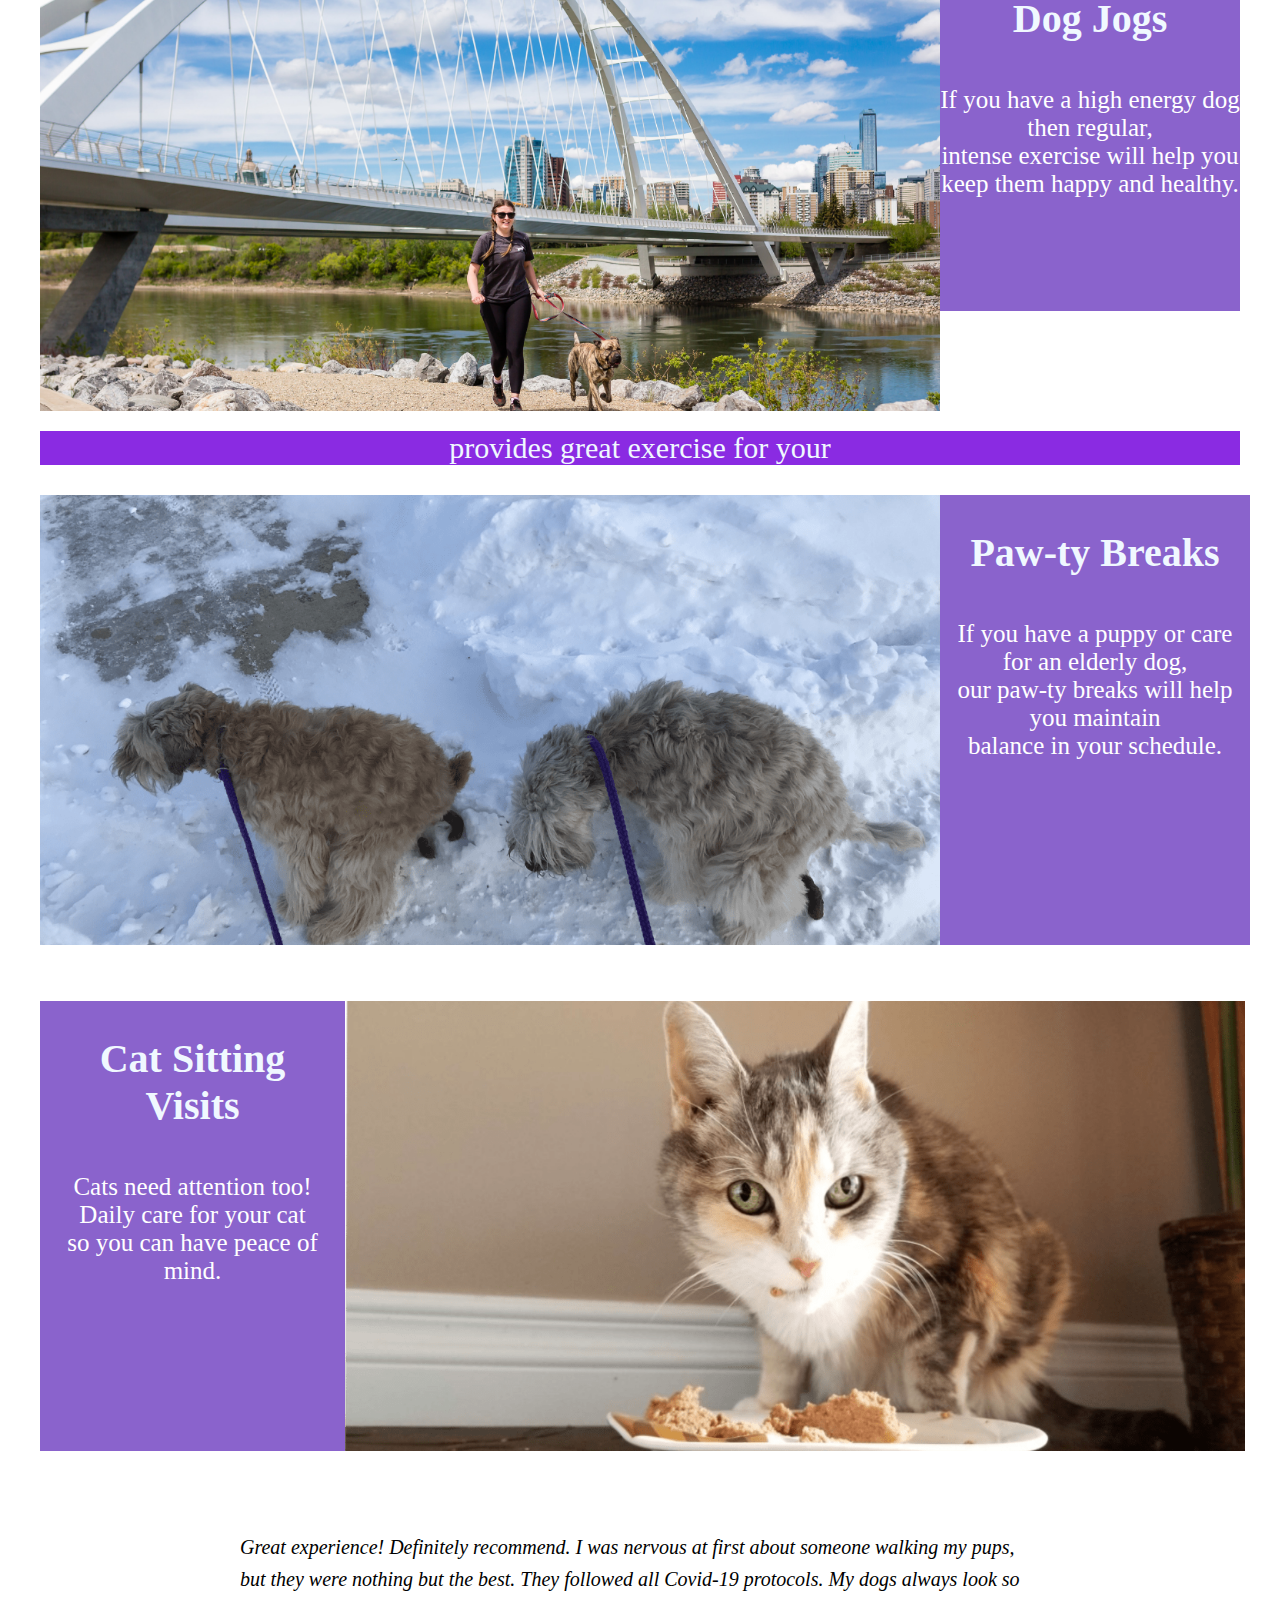
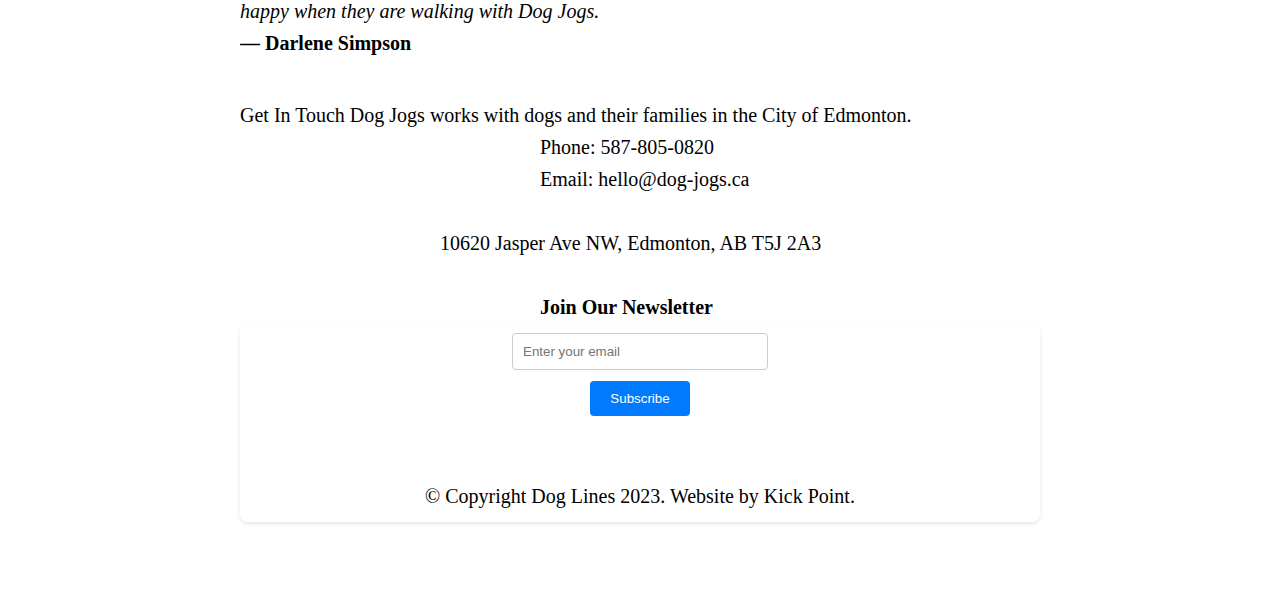
<file: services.html>
<!DOCTYPE html>
<html lang="en">
<head>
    <meta charset="UTF-8">
    <meta name="viewport" content="width=device-width, initial-scale=1.0">
    <title>Services</title>
    <link rel = "Stylesheet" href ="servicestyle.css"/>
    <link rel="stylesheet" href="https://cdnjs.cloudflare.com/ajax/libs/font-awesome/6.4.2/css/all.min.css"
    integrity="sha512-z3gLpd7yknf1YoNbCzqRKc4qyor8gaKU1qmn+CShxbuBusANI9QpRohGBreCFkKxLhei6S9CQXFEbbKuqLg0DA=="
    crossorigin="anonymous" referrerpolicy="no-referrer" />
</head>
<body>

    <section id="header">
 
        <div>
            <ul id="navbar">
          
                <li> <a class="active" href="index.html">HOME</a></li>
                <li><a href="services.html">SERVICES</a></li>
                <li><a href="training.html">  TRAINING </a></li>
                <li><a href="faq.html">FAQ</a></li>
                <li><a href="aboutus.html">ABOUT US</a></li>
            
               
                  
                <div class ="follow" style="margin-left:500px;">
                  <h4 style="margin-left: 100px;"> Follow us </h4>
                  <div class ="icon" >
                      <i class ="fab fa-facebook-f"></i>
                      <i class ="fab fa-twitter"></i>
                      <i class ="fab fa-instagram"></i>
                      <i class ="fab fa-pinterest-p"></i>
                      <i class ="fab fa-youtube"></i>
                  </div>
              </div>
            </ul>

        </div>
      
    </section>
        <br>
        <br>
    <div class ="heading">
    <h1 style="color: #006E90; "> SERVICES </h1>
    </div>
    <div class ="anime">
        
    </div>
    <section class="image">
    <div class ="img">
        <img src ="images/images2.png">
    </div>
</section>


<section class = "textt">
<div class ="para " style="font-family: 'Gill Sans', 'Gill Sans MT', Calibri, 'Trebuchet MS', sans-serif">
    Our services are geared towards meeting your dog’s unique needs and ensuring that your attention can be where you need it to be. When you know that your dog has been ran, walked, fed, relieved, and entertained, you can be present at work or wherever you need to be.
 <br>
        How do we provide you with this peace of mind?
        <br>

        We send an update after each and every dog walk, jog or cat sitting visit. Watch the video below for a quick example!

<br><br>

        <iframe loading="lazy" width="640" height="360"src="https://www.youtube.com/embed/idOqYFpK5iM?feature=oembed" frameborder="0" allow="accelerometer; autoplay; encrypted-media; gyroscope; picture-in-picture" allowfullscreen=""></iframe>
</div>
</section>


<div class="set">
    <div class="image2">
        <img src="images/6.png" alt="Image">
    </div>

    <div class="setp">
        <br>
        <h6 style="text-align: center; color: aliceblue; font-size: 40px;">Dog Jogs</h6>
        <br>
        <p style="text-align: center; margin-top: 10px; font-size: 25px; color: white;">If you have a high energy dog then regular,
            <br> intense exercise will help you 
            <br> keep them happy and healthy.</p>
            <button class ="button" style="background-color: #9b51e0; margin-left: 350px;">READ MORE</button>
    </div>
    </div>

<div class ="linep">
<p style="font-size: 30px; background-color: blueviolet; text-align: center; color: aliceblue;"> provides great exercise for your</p>
</div>




<div class="sett">
    <div class="image2">
        <img src="images/dog4.png" alt="Image">
    </div>

    <div class="setpp">
        <br>
        <h6 style="text-align: center; color: aliceblue; font-size: 40px;">Paw-ty Breaks</h6>
        <br>
        <p style="text-align: center; margin-top: 10px; font-size: 25px; color: white";>
            If you have a puppy or care for an elderly dog,<br> our paw-ty breaks will help you maintain<br> balance in your schedule.</p>
            <button class ="button" style="background-color: #9b51e0; margin-left: 350px;">READ MORE</button>
    </div>
    </div>

    <br>
    <br>

    <div class="settt">
       
        <div class="setppp">
            <br>
            <h6 style="text-align: center; color: aliceblue; font-size: 40px;">Cat Sitting Visits</h6>
            <br>
            <p style="text-align: center; margin-top: 10px; font-size: 25px; color: white";>
                Cats need attention too! Daily care for your cat <br> so you can have peace of mind.</p>
                <button class ="button" style="background-color: #9b51e0; margin-left: 350px;">READ MORE</button>
        </div>
        <div class="image3">
            <img src="images/Cat-sitting-Edmonton.png" alt="Image">
        </div>
    
        </div>

        
<footer>

    <div>
    
      <div class="text-column" style= "font-family: cursive;">
    
        
        <em><p class = "ptext">Great experience! Definitely recommend. I was nervous at first about someone walking my pups, but they were nothing but the best. They followed all Covid-19 protocols. My dogs always look so happy when they are walking with Dog Jogs.</p>
    </em>
        <p id="attribution"><strong>— Darlene Simpson</strong></p>
       
        <div class="pp">
          <p style="margin-top:40px;">Get In Touch
    
            Dog Jogs works with dogs and their families in the City of Edmonton.<br>
            
            <div class ="text2">
           <p style="margin-left:300px">Phone: 587-805-0820 </p>
           </div>
           <div class ="text3">
           <p style="margin-left:300px">Email: hello@dog-jogs.ca </p><br>
          </div>
           <p style="margin-left:200px"> 10620 Jasper Ave NW, Edmonton, AB T5J 2A3 </p><br>
           
            
            
            <strong style=" margin-left:300px;"> Join Our Newsletter </strong></p>
     
    
    </div>
    
    <div class="container">
    
      <form action="#">
        <input type="email" class="email-input" placeholder="Enter your email" required>
        <br>
        <button type="submit" class="subscribe-button">Subscribe</button>
        <br><br><br>
        <p>© Copyright Dog Lines 2023. Website by Kick Point.</p>
      </form>
    </div>
    </div>
    </div>
    
    
    </footer>
    

    
</body>
</html>
</file>
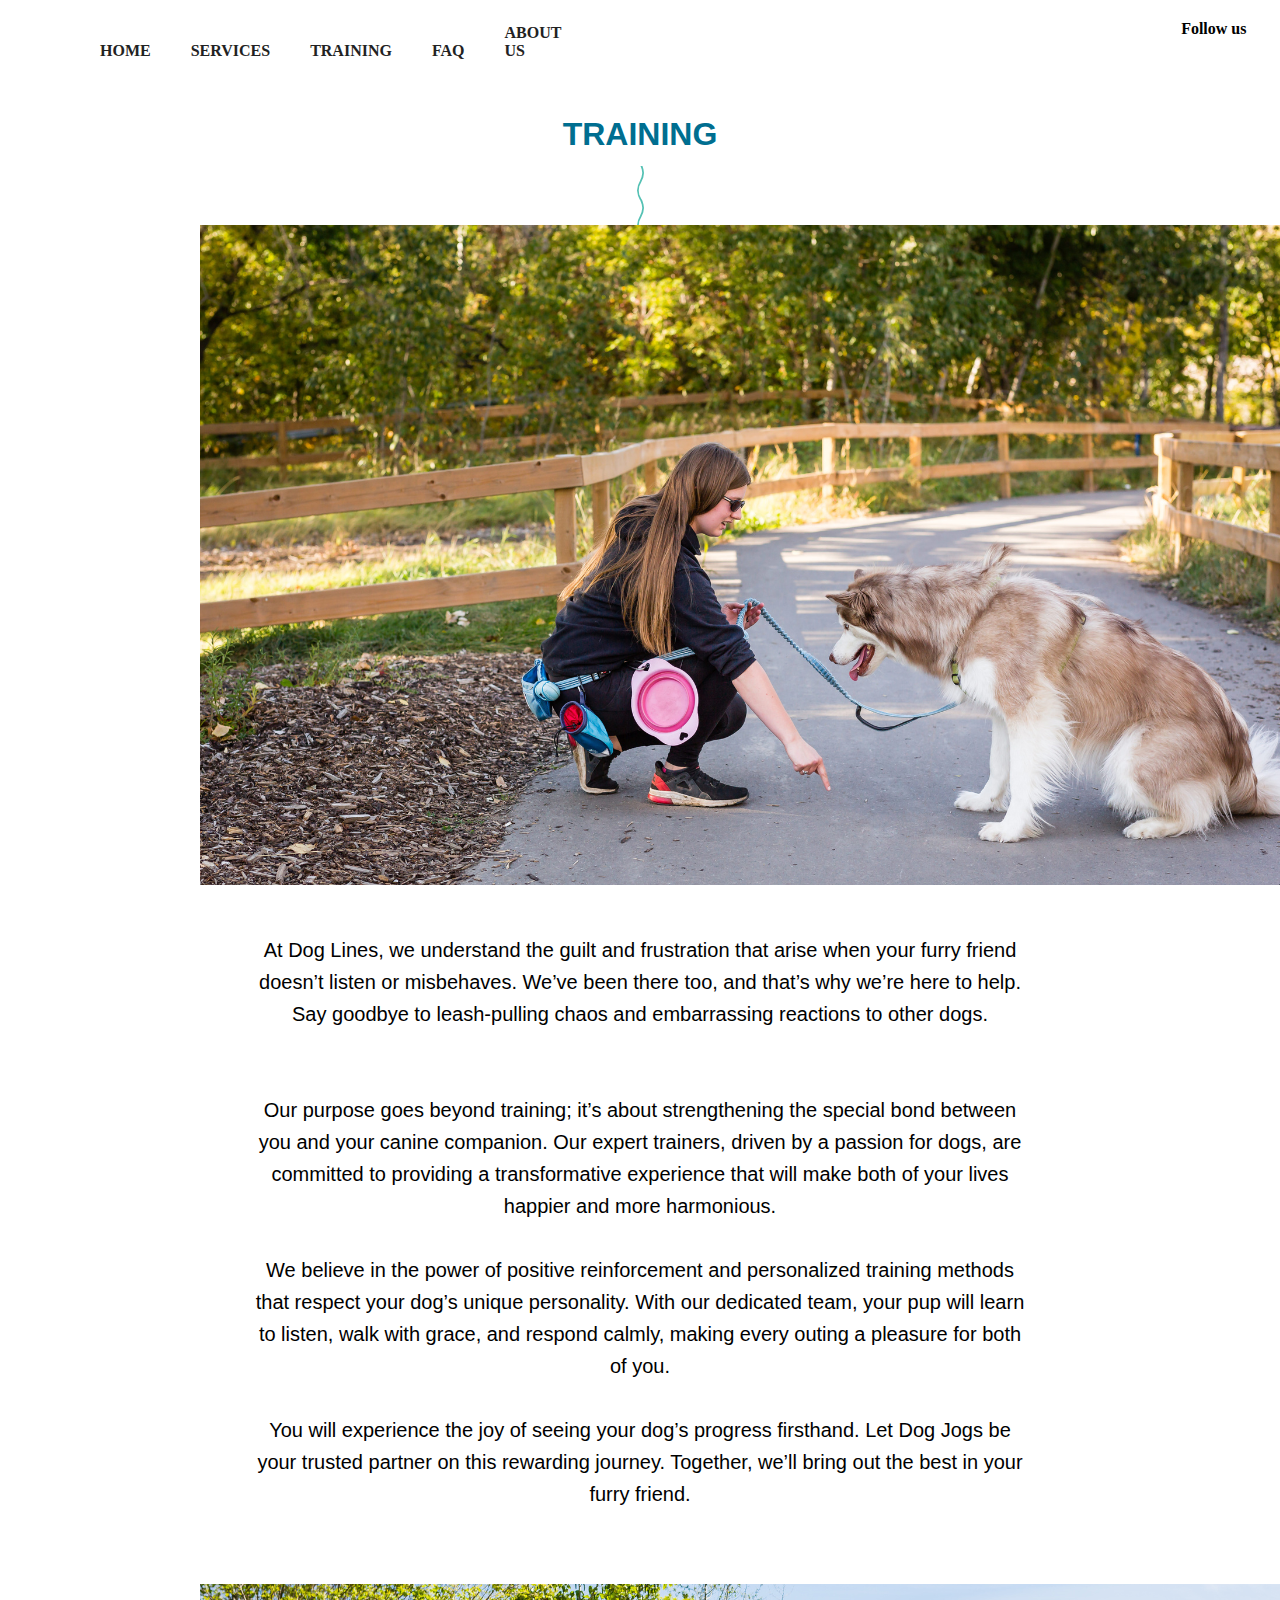
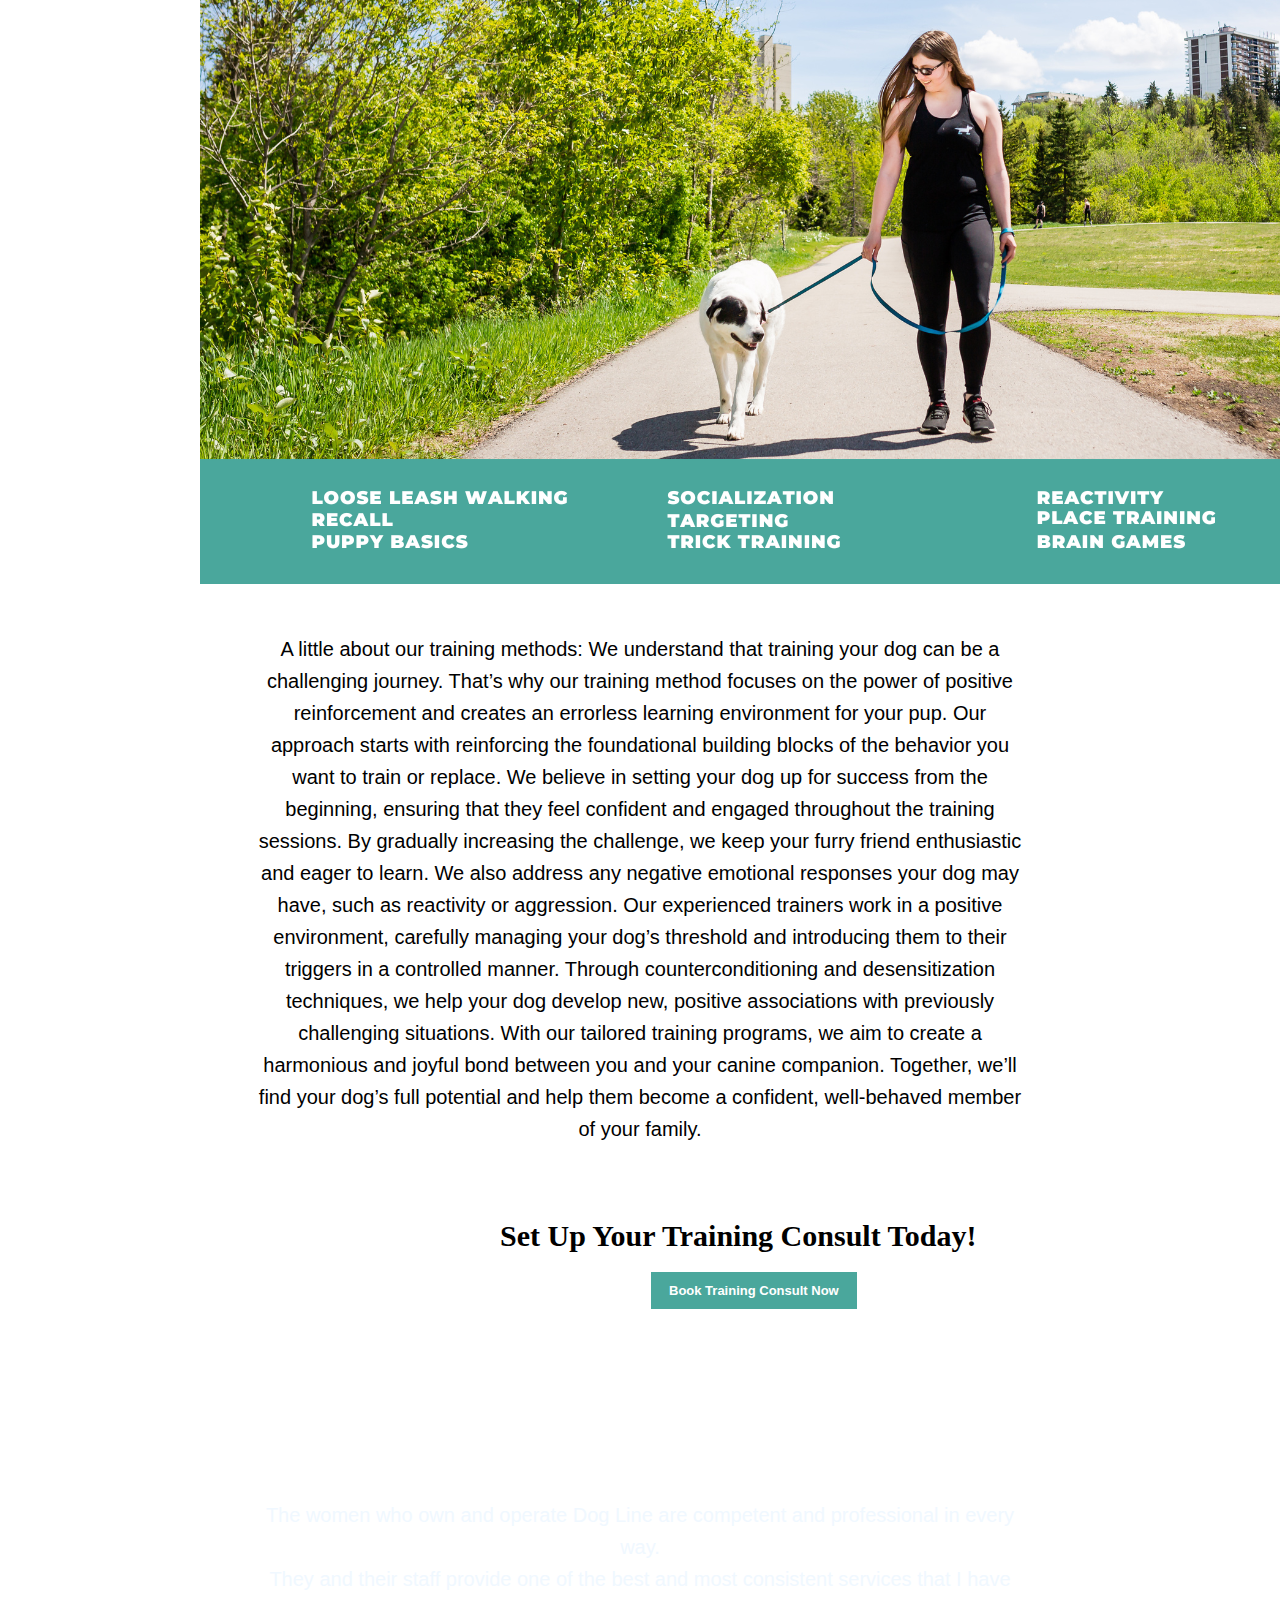
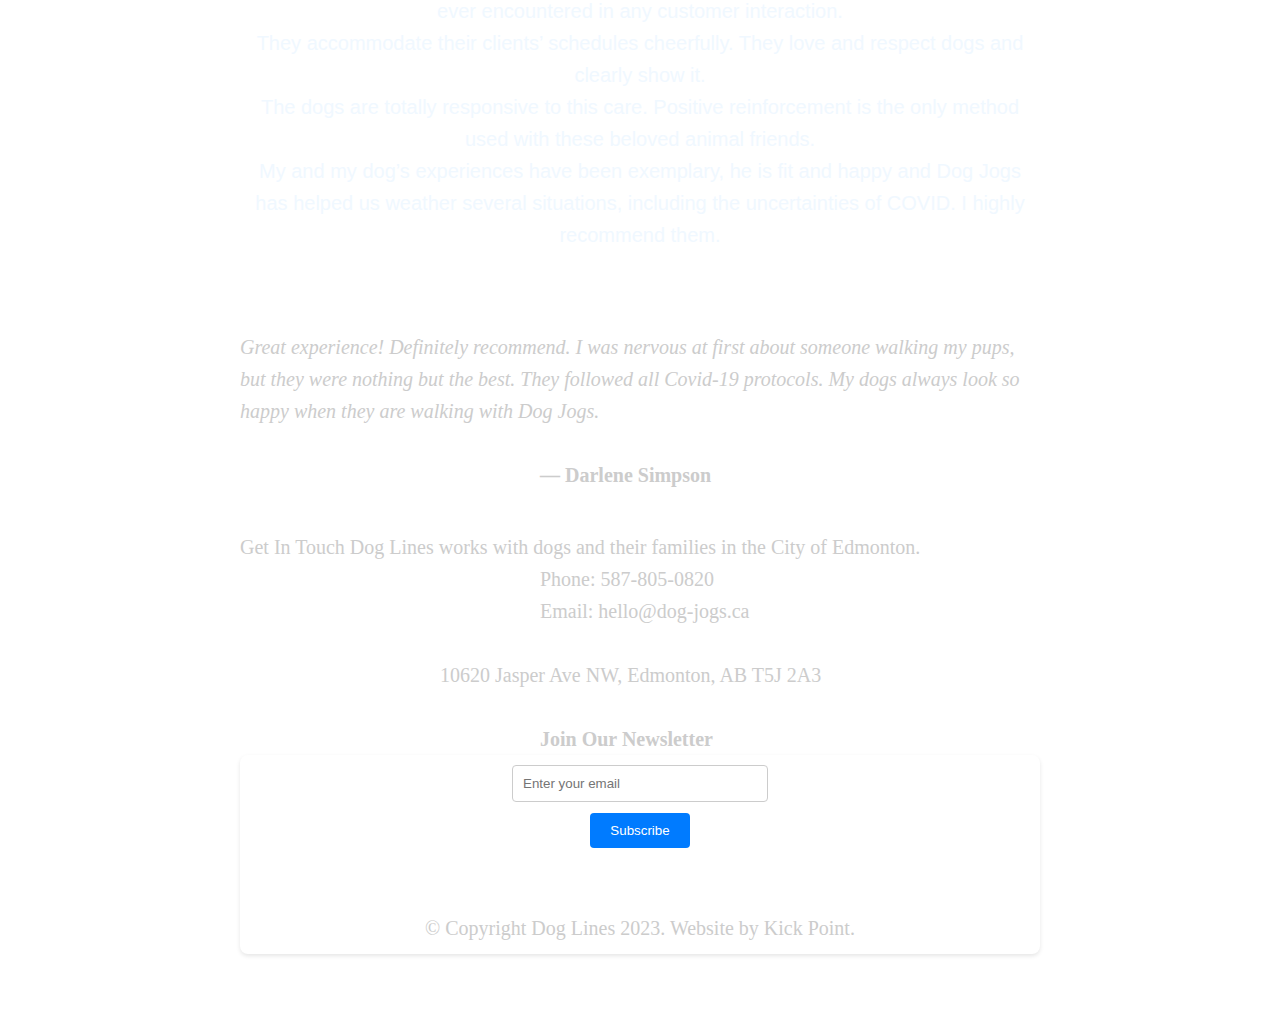
<file: training.html>
<!DOCTYPE html>
<html lang="en">
<head>
    <meta charset="UTF-8">
    <meta name="viewport" content="width=device-width, initial-scale=1.0">
    <title>Document</title>
    <link rel = "Stylesheet" href ="training.css"/>
    <link rel="stylesheet" href="https://cdnjs.cloudflare.com/ajax/libs/font-awesome/6.4.2/css/all.min.css"
        integrity="sha512-z3gLpd7yknf1YoNbCzqRKc4qyor8gaKU1qmn+CShxbuBusANI9QpRohGBreCFkKxLhei6S9CQXFEbbKuqLg0DA=="
        crossorigin="anonymous" referrerpolicy="no-referrer" />
</head>
<body>

    <section id="header">
 
        <div>
            <ul id="navbar">
          
                <li> <a  href="index.html">HOME</a></li>
                <li><a href="services.html">SERVICES</a></li>
                <li><a href="training.html">  TRAINING </a></li>
                <li><a href="faq.html">FAQ</a></li>
                <li><a href="aboutus.html">ABOUT US</a></li>
            
               
                  
                <div class ="follow" style="margin-left:500px;">
                  <h4 style="margin-left: 100px;"> Follow us </h4>
                  <div class ="icon" >
                      <i class ="fab fa-facebook-f"></i>
                      <i class ="fab fa-twitter"></i>
                      <i class ="fab fa-instagram"></i>
                      <i class ="fab fa-pinterest-p"></i>
                      <i class ="fab fa-youtube"></i>
                  </div>
              </div>
            </ul>

        </div>
      
    </section>
 <br>
 <br>
        <div class ="heading">
            <h1 style="color: #006E90; "> TRAINING </h1>
            </div>

            <div class ="anime">
        
            </div><br>

            <section class="image">
                <div class ="img">
                    <img src ="images/dog-training-near-me-1170-×-660-px.png">
                </div>
            </section>

            <section class = "textt">
                <div class ="para" style="font-family: 'Gill Sans', 'Gill Sans MT', Calibri, 'Trebuchet MS', sans-serif">
                    At Dog Lines, we understand the guilt and frustration that arise when your furry friend doesn’t listen or misbehaves. We’ve been there too, and that’s why we’re here to help. Say goodbye to leash-pulling chaos and embarrassing reactions to other dogs.<br>

                             <br> <br>
                        Our purpose goes beyond training; it’s about strengthening the special bond between you and your canine companion. Our expert trainers, driven by a passion for dogs, are committed to providing a transformative experience that will make both of your lives happier and more harmonious.
                        <br><br>
                        We believe in the power of positive reinforcement and personalized training methods that respect your dog’s unique personality. With our dedicated team, your pup will learn to listen, walk with grace, and respond calmly, making every outing a pleasure for both of you.
                        <br><br>
                        You will experience the joy of seeing your dog’s progress firsthand. Let Dog Jogs be your trusted partner on this rewarding journey. Together, we’ll bring out the best in your furry friend.
                        
                </div>
                </section>

                <br>
                <br>
                <br>

                <section class="image">
                    <div class ="img">
                        <img src ="images/Dog-Trainer-Edmonton.png">
                    </div>
                </section>
    
   
                <section class = "textt" style="font-family: 'Gill Sans', 'Gill Sans MT', Calibri, 'Trebuchet MS', sans-serif">
                    <div class ="para">
                A little about our training methods:

We understand that training your dog can be a challenging journey. That’s why our training method focuses on the power of positive reinforcement and creates an errorless learning environment for your pup.

Our approach starts with reinforcing the foundational building blocks of the behavior you want to train or replace. We believe in setting your dog up for success from the beginning, ensuring that they feel confident and engaged throughout the training sessions. By gradually increasing the challenge, we keep your furry friend enthusiastic and eager to learn.

We also address any negative emotional responses your dog may have, such as reactivity or aggression. Our experienced trainers work in a positive environment, carefully managing your dog’s threshold and introducing them to their triggers in a controlled manner. Through counterconditioning and desensitization techniques, we help your dog develop new, positive associations with previously challenging situations.

With our tailored training programs, we aim to create a harmonious and joyful bond between you and your canine companion. Together, we’ll find your dog’s full potential and help them become a confident, well-behaved member of your family.
                
                   <br> 

                </div></section>
               
                   <div class ="cta2">
                   <div class = "cta1">
                    <br> <br> <br>
                
           <p class="cta" style="margin-left: 500px; font-size: 30px;"> <strong>Set Up Your Training Consult Today! </strong></p>
           <br>
           <button class = "btn" style="margin-left: 650px;">Book Training Consult Now</button>
           <br><br><br><br><br><br><br><br><br>
         
            <div class ="textt" style="color: aliceblue;">
                The women who own and operate Dog Line are competent and professional in every way. 
                <br>They and their staff provide one of the best and most consistent services that I have ever encountered in any customer interaction.
                <br> They accommodate their clients’ schedules cheerfully. They love and respect dogs and clearly show it. 
                <br>The dogs are totally responsive to this care. Positive reinforcement is the only method used with these beloved animal friends. 
                <br>My and my dog’s experiences have been exemplary, he is fit and happy and Dog Jogs has helped us weather several situations, including the uncertainties of COVID. I highly recommend them.


        
           <br> 

        </div>
 
           
           </div>

           <footer>

            <div class="col-lg-12 col-md-12 col-sm-12 col-xs-12">
            
              <div class="text-column">
            
                
                <em><p class = "ptext">Great experience! Definitely recommend. I was nervous at first about someone walking my pups, but they were nothing but the best. They followed all Covid-19 protocols. My dogs always look so happy when they are walking with Dog Jogs.</p>
            </em>
            <br>
                <p id="attribution"><strong style="margin-left: 300px;">  — Darlene Simpson   </strong></p>
               
                <div class="pp">
                  <p style="margin-top:40px;">Get In Touch
            
                    Dog Lines works with dogs and their families in the City of Edmonton.<br>
                    
                    <div class ="text2">
                   <p style="margin-left:300px">Phone: 587-805-0820 </p>
                   </div>
                   <div class ="text3">
                   <p style="margin-left:300px">Email: hello@dog-jogs.ca </p><br>
                  </div>
                   <p style="margin-left:200px"> 10620 Jasper Ave NW, Edmonton, AB T5J 2A3 </p><br>
                   
                    
                    
                    <strong style=" margin-left:300px;"> Join Our Newsletter </strong></p>
             
            
            </div>
            
            <div class="container">
            
              <form action="#">
                <input type="email" class="email-input" placeholder="Enter your email" required>
                <br>
                <button type="submit" class="subscribe-button">Subscribe</button>
                <br><br><br>
                <p>© Copyright Dog Lines 2023. Website by Kick Point.</p>
              </form>
            </div>
            </div>
            </div>
            
            
            </footer>
        </div>
        
    
</body>
</html>
</file>
<file: style.css>
*{
    padding: 0;
    margin: 0;
   
}
#header {
    display: flex;
    align-items: center;
    justify-content: space-between;
    padding: 20px 80px;

    position: sticky;
    top: 0;
    left: 0;
    background-color: white;
    z-index: 1000; 

    transition: background-color 0.3s ease;
}


#header ~ * {
    position: relative;
    z-index: 999; 
}


.follow i {
  color:#465b52;
  padding-right: 4px;
  cursor:pointer;
  
}
.icon i{
  margin-right: 40px;
  font-size: larger;
}
 .follow i:hover,
 a:hover{
    color:#9b51e0;
    font-size: 30px;
}


#navbar {
    display: flex;
    align-items: flex-end;
    justify-content: flex-end;
   
}

#navbar li {
    list-style: none;
    padding: 0 20px;
    position: relative;
}

#navbar li a {
    text-decoration: none;
    font-size: 16px;
    font-weight: 600;
    color: #222;
transition: 0.3s ease;
}

#navbar li a.active::after
{
    content:"";
    width:60%;
    height:2px;
    background:#cb1212;
    position: absolute;
    bottom:-4px;
    left:20px;

}


#image .text-containe {
   
    width: 100%;
    text-align: center;
    padding: 0 15px;
    position: absolute;
    top: 80%;
   
    font-size: 45px;
    color: aliceblue;

}

#image.sticky .text-containe {
    opacity: 0;
}

#image img {
    width: 100%;
    position: relative;
    z-index: -1;
    
}

#image.sticky img {
    position: fixed;
    top: 0;
    left: 50%;
    transform: translateX(-50%);
}


.text {
    max-width: 800px;
    margin: 0 auto;
    padding: 20px;
    font-family: Arial, sans-serif;
    font-size: 20px;
    line-height: 1.6;
    position: relative;
  

}

.text p {
    margin-bottom: 40px;
}

.text strong {
    font-weight: bold;
}

.text a {
    color: #007bff;
    text-decoration: none;
}

.text a:hover {
    text-decoration: underline;
}


.slideshow-container {
    max-width: 600px;
    position: relative;
    margin: auto;
  }

  .slide {
    display: none;
    width: 100%;
  }

  img {
    width: 100%;
    height: auto;
  }
  .blog-header {
    text-align: center;
   margin-top: 60PX;
    
  }

  .blog-container {
    display: flex;
    justify-content: space-around;
    margin: 20px;
    
    
  }

  .blog-section:hover{
    box-shadow:20px 20px 30px rgba(0,0,0,1);
    

  }

  .blog-section {
    width: 370px;
    height: 270px;
   
    overflow: hidden;
    box-sizing: content-box;
    background-color: #006E90;
    display: block;
    text-align: center;
   
  }

  .textq {
    font-weight: bold;
    cursor: pointer;
  }

  .text1 {
    display: none;
    margin-top: 10px;
  }

  .blog-section:hover .textq {
    display: none;
  }

  .blog-section:hover .text1 {
    display: block;
  }

  .textq{
    margin-top: 60px;
    color: #fff;
    
    font-family: "Montserrat", sans-serif;
    font-weight: 500;
    margin: 20px;
    font-size: 20px;
  }
  .button{
    font-size:13px;
    font-weight:600;
    padding:11px 18px;
    color:#fff;
    align-items: center;
    justify-content: center;
    background-color: #006E90;
    cursor:pointer;
    border:1px solid #fff;
    outline:none;
    transition: 0.2s;
    margin-top: 30px;
    -webkit-transition: color 0.2s 0.2s;
    transition: color 0.2s 0.2s;
    transition-timing-function: ease-out;
    
  }
  button:hover{
    background-color: #03526a;
  }
  .text1{
    margin-top: 60px;
    color: #fff;
    position: relative;
    font-family: "Montserrat", sans-serif;
    font-weight: 500;
    margin: 20px;
    font-size: 20px;
  }
  .text-column{
    max-width: 800px;
    
   margin:0 auto ;
    padding: 20px;
    font-family: Arial, sans-serif;
    font-size: 20px;
    line-height: 1.6;
    position: relative;
  }
.ptext{
  margin-top:40px;
  position: relative;
  font-family: cursive;
}


.overlay {
  position: absolute;
  bottom: 0;
  left: 87%;
  
  width: 297px;
  height: 297px;
  background-color:#9b51e0;
  transition: transform 4s ease ;
  
}
.content1 img {
  max-width: 100%;
  height: 100%;
}

.content1 {
  position: relative;
  display: inline-block;
}

.content1:hover .overlay {
  transform: translateY(-207%) ;
  
}

.container{
  text-align: center;
  margin-bottom: 50px;
  padding: 10px;
  
  border-radius: 8px;
  box-shadow: 0px 2px 4px rgba(0, 0, 0, 0.1);
}

.email-input {
  width: 30%;
  padding: 10px;
  margin-bottom: 10px;
  border: 1px solid #ccc;
  border-radius: 4px;
}

.subscribe-button {
  background-color: #007bff;
  color: #fff;
  border: none;
  border-radius: 4px;
  padding: 10px 20px;
  cursor: pointer;
  transition: background-color 0.3s ease;
}

.subscribe-button:hover {
  background-color: #0056b3;
}
footer:hover{
  background-color: #4AA79C;
  color: #fff;
}
.slider {
 width:700px;
  overflow: hidden;

}
.slider img {
  width: 100%;
  height: 400px;
}
.marq{
 
    display: flex;
    justify-content: center;
    align-items: center;
   
}
.text2:hover{
   color:aliceblue;
}
.text3:hover{
  color:aliceblue;
}

::-webkit-scrollbar{
  display:none;
}
</file>
<file: faq.css>
*{
  padding: 0;
  margin: 0;
}
#header {
  display: flex;
  align-items: center;
  justify-content: space-between;
  padding: 20px 80px;

  position: sticky;
  top: 0;
  left: 0;
  background-color: white;
  z-index: 1000; 

  transition: background-color 0.3s ease;
}


#header ~ * {
  position: relative;
  z-index: 999; 
}

#navbar {
  display: flex;
  align-items: flex-end;
  justify-content: flex-end;
}

#navbar li {
  list-style: none;
  padding: 0 20px;
  position: relative;
}

#navbar li a {
  text-decoration: none;
  font-size: 16px;
  font-weight: 600;
  color: #222;
transition: 0.3s ease;
}

#navbar li a.active::after
{
  content:"";
  width:60%;
  height:2px;
  background:#cb1212;
  position: absolute;
  bottom:-4px;
  left:340px;

} .follow i {
  color:#465b52;
  padding-right: 4px;
  cursor:pointer;
  
}
.icon i{
  margin-right: 40px;
  font-size: larger;
}
 .follow i:hover,
 a:hover{
    color:#9b51e0;
    font-size: 30px;
}
.heading{
  margin-top:0px;
  text-align: center;
  align-items: center;
  clear: both;
  font-family: "Montserrat", sans-serif;
  font-weight: 500;
  -moz-transition: color 0.2s 0.2s;
  -o-transition: color 0.2s 0.2s;
  -webkit-transition: color 0.2s 0.2s;
  transition: color 0.2s 0.2s;
  transition-timing-function: ease-out;
}
.anime{
  display: block;
  margin-left: auto;
  margin-right: auto;
  background-image: url(images/download.svg);
  height: 7px;
  z-index: 2;
  position: relative;
  transform: rotate(90deg);
  width: 75px;
  margin-top: 47px;
}


/* Initial state of the image */
#image .img {
  opacity: 0;
}

#image img {
  width: 100%;
  position: relative;
  z-index: -1;
  transition: transform 0.3s ease, opacity 0.3s ease;
}
.img{
  align-items: center;
  margin-left: 200px;
}

#image.sticky img {
  position: fixed;
  top: 0;
  left: 50%;
  transform: translateX(-50%);
  opacity: 1;
  z-index: 999;
}

.textt{
  text-align: center;
  padding: 20px;
  font-family: Arial, sans-serif;
  font-size: 20px;
  line-height: 1.6;
 
  display: block;
  margin-left: auto;
  margin-right: auto;
  max-width: 770px;
  margin-top: 25px;
  box-sizing: inherit;
}
.textt p {
  margin-bottom: 40px;
}


.faq-container {
  max-width: 600px;
  margin: 0 auto;
  padding: 20px;

 

 
}

.faq-item {
  margin-bottom: 20px;
  
  display: block;
  box-sizing: inherit;
  margin-bottom: 60px;
 
}

.faq-toggle {
  
  color: #fff;
  border: none;
  cursor: pointer;
  font-size: 18px;
  padding: 5px 10px;
  background-color: #9b51e0;
}

.faq-question {
  display: inline;
  margin-left: 10px;
  font-size: 28px;
  cursor: pointer;
 
 color: #0082a9;
 
}

.faq-answer {
  display: none;
  margin-top: 10px;
  font-size:20px;
}
.separator {
  border: none;
  border-top: 1px solid gray;
}
.ask-question-form {
  max-width: 400px;
  margin: 0 auto;
  padding: 20px;
 
}

.ask-question-form h2 {
  margin-bottom: 10px;
}


.ask-question-form form input,
.ask-question-form form textarea {
  width: 100%;
  padding: 8px;
  margin-bottom: 10px;

 
}

.ask-question-form form button {
  padding: 10px 20px;
  background-color: #007bff;
  color: white;
  border: none;
  margin-right: 260px;

  cursor: pointer;
}
.ask-question-form form button:hover{
background-color:#03526a;
}


.text-column{
  max-width: 800px;
  
 margin:0 auto ;
  padding: 20px;
  font-family: cursive;
  font-size: 20px;
  line-height: 1.6;
  position: relative;
}
.ptext{
margin-top:40px;
}

.container{
text-align: center;
margin-bottom: 50px;
padding: 10px;

border-radius: 8px;
box-shadow: 0px 2px 4px rgba(0, 0, 0, 0.1);
}

.email-input {
width: 30%;
padding: 10px;
margin-bottom: 10px;
border: 1px solid #ccc;
border-radius: 4px;
}

.subscribe-button {
background-color: #007bff;
color: #fff;
border: none;
border-radius: 4px;
padding: 10px 20px;
cursor: pointer;
transition: background-color 0.3s ease;
}

.subscribe-button:hover {
background-color: #0056b3;
}
footer:hover{
background-color: #4AA79C;
color: #fff;
}

/* ::-webkit-scrollbar{
  display:none;
} */
</file>
<file: servicestyle.css>
*{
    padding: 0;
    margin: 0;
    overflow-x: hidden;
}
#header {
    display: flex;
    align-items: center;
    justify-content: space-between;
    padding: 20px 80px;

    position: sticky;
    top: 0;
    left: 0;
    background-color: white;
    z-index: 1000; 

    transition: background-color 0.3s ease;
}


#header ~ * {
    position: relative;
    z-index: 999; 
}

::-webkit-scrollbar{
    display:none;
  }

#navbar {
    display: flex;
    align-items: flex-end;
    justify-content: flex-end;
}

#navbar li {
    list-style: none;
    padding: 0 20px;
    position: relative;
}

#navbar li a {
    text-decoration: none;
    font-size: 16px;
    font-weight: 600;
    color: #222;
transition: 0.3s ease;
}

#navbar li a.active::after
{
    content:"";
    width:60%;
    height:2px;
    background:#cb1212;
    position: absolute;
    bottom:-4px;
    left:100px;

}
.follow i {
    color:#465b52;
    padding-right: 4px;
    cursor:pointer;
    
  }
  .icon i{
    margin-right: 40px;
    font-size: larger;
  }
   .follow i:hover,
   a:hover{
      color:#9b51e0;
      font-size: 30px;
  }

.heading{
    margin-top:0px;
    text-align: center;
    align-items: center;
    clear: both;
    font-family: "Montserrat", sans-serif;
    font-weight: 500;
    -moz-transition: color 0.2s 0.2s;
    -o-transition: color 0.2s 0.2s;
    -webkit-transition: color 0.2s 0.2s;
    transition: color 0.2s 0.2s;
    transition-timing-function: ease-out;
  }
  .anime{
    display: block;
    margin-left: auto;
    margin-right: auto;
    background-image: url(images/download.svg);
    height: 7px;
    z-index: 2;
    position: relative;
    transform: rotate(90deg);
    width: 75px;
    margin-top: 47px;
  }


/* Initial state of the image */
#image .img {
    opacity: 0;
}

#image img {
    width: 100%;
    position: relative;
    z-index: -1;
    transition: transform 0.3s ease, opacity 0.3s ease;
}
.img{
    align-items: center;
    margin-left: 200px;
}

#image.sticky img {
    position: fixed;
    top: 0;
    left: 50%;
    transform: translateX(-50%);
    opacity: 1;
    z-index: 999;
}

.textt{
    text-align: center;
    padding: 20px;
    font-family: Arial, sans-serif;
    font-size: 20px;
    line-height: 1.6;
   
    display: block;
    margin-left: auto;
    margin-right: auto;
    max-width: 770px;
    margin-top: 25px;
    box-sizing: inherit;
}
.textt h3 {
    margin-bottom: 40px;
}

.set {
    display: flex;
   
    margin-bottom: 20px;
    margin-left: 40px;
    height: 100%;
   
  
}

.image2 {
    width: 100vh;
    height: 50vh;
}

.image2 img {
    width: 100%;
    height: 100%;
    object-fit: cover;
}

.setp {
    flex: 1;
  
    position: relative;
    height: 50vh;
    margin-right: 40px;
    height: 350px;
    font-size: 30px;
    background-color: #8a63cc;
}

.setp h6 {
    margin-top: 0;
}

.btn {
    display: inline-block;
    margin-top: 10px;
    text-decoration: none;
    border: 1px;
    border-color: #fff;
    padding: 8px 16px;
    border-radius: 4px;
    background-color: #222;
    height: 100px;
    width: 100px;
    
}

.set:nth-child(odd) .setp {
    text-align: right;
}

@media (max-width: 768px) {
    .set {
        flex-direction: column;
        align-items: flex-start;
    }
    
    .setp {
        margin-top: 20px;
    }
    
    .set:nth-child(odd) .setp {
        text-align: left;
    }
}

.linep {
    
    background-color: #8a63cc;
    margin-left: 40px;
    margin-right: 40px;
}




.image2 {
    width: 100vh;
    height: 50vh;
}

.image2 img {
    width: 100%;
    height: 100%;
    object-fit: cover;
}

.setpp {
    flex: 1;
    
    position: relative;
    height: 50vh;
    margin-right:70px;
  
    font-size: 30px;
    background-color: #8a63cc;
}

.setpp h6 {
    margin-top: 0;
}

.btn {
    display: inline-block;
    margin-top: 10px;
    text-decoration: none;
    border: 1px;
    border-color: #fff;
    padding: 8px 16px;
    border-radius: 4px;
    background-color: #222;
    height: 100px;
    width: 100px;
    
}


.sett:nth-child(odd) .setp {
    text-align: right;
}

@media (max-width: 768px) {
    .sett{
        flex-direction: column;
        align-items: flex-start;
    }
    
    .setpp {
        margin-top: 20px;
    }
    
    .sett:nth-child(odd) .setp {
        text-align: left;
    }
}

.sett {
    display: flex;
    align-items: center;
    justify-content: space-between;
    margin-bottom: 20px;
    margin-top:30px;
    width: 100%;
    height: 100%;
    margin-left: 40px;
  
}

.image2 {
    width: 100vh;
    height: 50vh;
}

.image2 img {
    width: 100%;
    height: 100%;
    object-fit: cover;
}





.image2 {
    width: 100vh;
    height: 50vh;
}

.image2 img {
    width: 100%;
    height: 100%;
    object-fit: cover;
}

.setppp{
    flex: 1;
    padding: 0 20px;
    position: relative;
    height: 50vh;
    
  margin-left: 40px;
    font-size: 30px;
    background-color: #8a63cc;
}

.setppp h6 {
    margin-top: 0;
}

.btn {
    display: inline-block;
    margin-top: 10px;
    text-decoration: none;
    border: 1px;
    border-color: #fff;
    padding: 8px 16px;
      align-items: center;
      margin-left: 200px;
      margin-top: 50px;
    border-radius: 4px;
    background-color: #222;
    height: 50px;
    width: 200px;
    
}

.settt:nth-child(odd) .setp {
    text-align: right;
}

@media (max-width: 768px) {
    .settt{
        flex-direction: column;
        align-items: flex-start;
    }
    
    .setppp {
        margin-top: 20px;
    }
    
    .settt:nth-child(odd) .setp {
        text-align: left;
    }
}

.settt {
    display: flex;
    align-items: center;
    justify-content: space-between;
    margin-bottom: 20px;
    
    width: 100%;
    height: 100%;
    
}

.image3 {
    width: 100vh;
    height: 50vh;
    margin-right:35px;
}

.image3 img {
    width: 100%;
    height: 100%;
    object-fit: cover;
}

.text-column{
    max-width: 800px;
    
   margin:0 auto ;
    padding: 20px;
    font-family: Arial, sans-serif;
    font-size: 20px;
    line-height: 1.6;
    position: relative;
    /* color: white; */
  }
.ptext{
  margin-top:40px;
}

.container{
  text-align: center;
  margin-bottom: 50px;
  padding: 10px;
  
  border-radius: 8px;
  box-shadow: 0px 2px 4px rgba(0, 0, 0, 0.1);
}

.email-input {
  width: 30%;
  padding: 10px;
  margin-bottom: 10px;
  border: 1px solid #ccc;
  border-radius: 4px;
}

.subscribe-button {
  background-color: #007bff;
  color: #fff;
  border: none;
  border-radius: 4px;
  padding: 10px 20px;
  cursor: pointer;
  transition: background-color 0.3s ease;
}

.subscribe-button:hover {
  background-color: #0056b3;
}
footer:hover{
  background-color: #4AA79C;
  color: #fff;
}
body::-webkit-scrollbar{
    display:none;
    overflow-x: auto;
  }

  .iframe{
    margin-left: 40px;
  }

  .button{
    font-size:13px;
    font-weight:600;
    padding:11px 18px;
    color:#fff;
    align-items: center;
    justify-content: center;
    background-color: #006E90;
    cursor:pointer;
    border:1px solid #fff;
    outline:none;
    transition: 0.2s;
    margin-top: 30px;
    -webkit-transition: color 0.2s 0.2s;
    transition: color 0.2s 0.2s;
    transition-timing-function: ease-out;
    
  }
.button:hover{
    background-color: #03526a;
  }
</file>
<file: training.css>
*{
    padding: 0;
    margin: 0;
}
#header {
  display: flex;
  align-items: center;
  justify-content: space-between;
  padding: 20px 80px;

  position: sticky;
  top: 0;
  left: 0;
  background-color: white;
  z-index: 1000; 

  transition: background-color 0.3s ease;
}


#header ~ * {
  position: relative;
  z-index: 999; 
}

#navbar {
    display: flex;
    align-items: flex-end;
    justify-content: flex-end;
}

#navbar li {
    list-style: none;
    padding: 0 20px;
    position: relative;
}

#navbar li a {
    text-decoration: none;
    font-size: 16px;
    font-weight: 600;
    color: #222;
transition: 0.3s ease;
}

#navbar li a.active::after
{
    content:"";
    width:60%;
    height:2px;
    background:#cb1212;
    position: absolute;
    bottom:-4px;
    left:240px;

}

.follow i {
  color:#465b52;
  padding-right: 4px;
  cursor:pointer;
  
}
.icon i{
  margin-right: 40px;
  font-size: larger;
}
 .follow i:hover,
 a:hover{
    color:#9b51e0;
    font-size: 30px;
}

.heading{
    margin-top:0px;
    text-align: center;
    align-items: center;
    clear: both;
    font-family: "Montserrat", sans-serif;
    font-weight: 500;
    -moz-transition: color 0.2s 0.2s;
    -o-transition: color 0.2s 0.2s;
    -webkit-transition: color 0.2s 0.2s;
    transition: color 0.2s 0.2s;
    transition-timing-function: ease-out;
  }

  .anime{
    display: block;
    margin-left: auto;
    margin-right: auto;
    background-image: url(images/download.svg);
    height: 7px;
    z-index: 2;
    position: relative;
    transform: rotate(90deg);
    width: 75px;
    margin-top: 47px;
  }
  #image .img {
    opacity: 0;
}

#image img {
    width: 100%;
    position: relative;
    z-index: -1;
    transition: transform 0.3s ease, opacity 0.3s ease;
}
.img{
    align-items: center;
    margin-left: 200px;
}

#image.sticky img {
    position: fixed;
    top: 0;
    left: 50%;
    transform: translateX(-50%);
    opacity: 1;
    z-index: 999;
}

.textt{
    text-align: center;
    padding: 20px;
    font-family: Arial, sans-serif;
    font-size: 20px;
    line-height: 1.6;
   
    display: block;
    margin-left: auto;
    margin-right: auto;
    max-width: 770px;
    margin-top: 25px;
    box-sizing: inherit;
}
.textt h3 {
    margin-bottom: 40px;
}


.btn{
    font-size:13px;
    font-weight:600;
    padding:11px 18px;
    color:#fff;
    align-items: center;
    justify-content: center;
    background-color: #4AA79C;
    cursor:pointer;
    border:1px solid #fff;
    outline:none;
    transition: 0.2s;
    margin-top: 10x;
  }
  button:hover{
    background-color: #8a63cc;
  }
  .cta2:hover{
    background-color:  #4AA79C;
    
  }
  .text-column{
    max-width: 800px;
    
   margin:0 auto ;
    padding: 20px;
    font-family: cursive;
    font-size: 20px;
    line-height: 1.6;
    color: #ccc;
    position: relative;
  }
.ptext{
  margin-top:40px;
}

.container{
  text-align: center;
  margin-bottom: 50px;
  padding: 10px;
  
  border-radius: 8px;
  box-shadow: 0px 2px 4px rgba(0, 0, 0, 0.1);
}

.email-input {
  width: 30%;
  padding: 10px;
  margin-bottom: 10px;
  border: 1px solid #ccc;
  border-radius: 4px;
}

.subscribe-button {
  background-color: #007bff;
  color: #fff;
  border: none;
  border-radius: 4px;
  padding: 10px 20px;
  cursor: pointer;
  transition: background-color 0.3s ease;
}

.subscribe-button:hover {
  background-color: #0056b3;
}
footer:hover{
  background-color: #005B76;
}
::-webkit-scrollbar{
  display:none;
}
</file>
